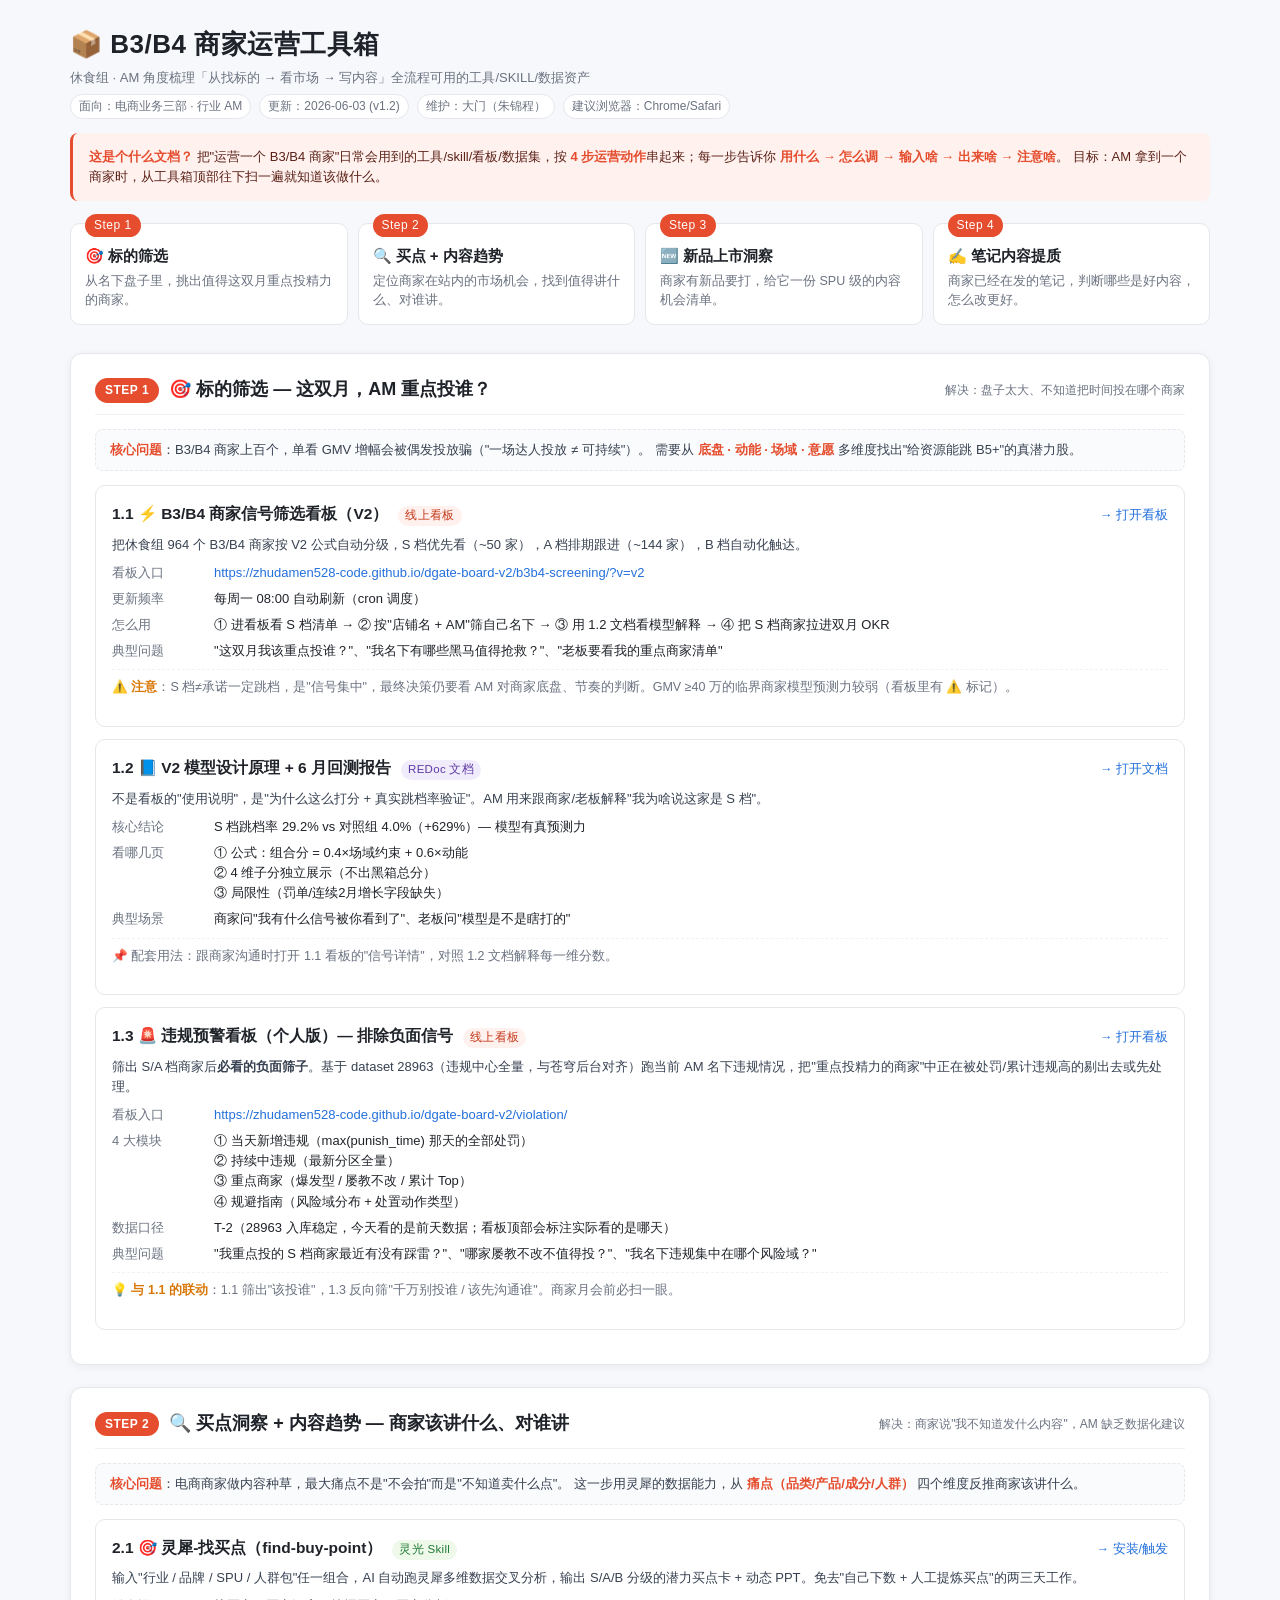
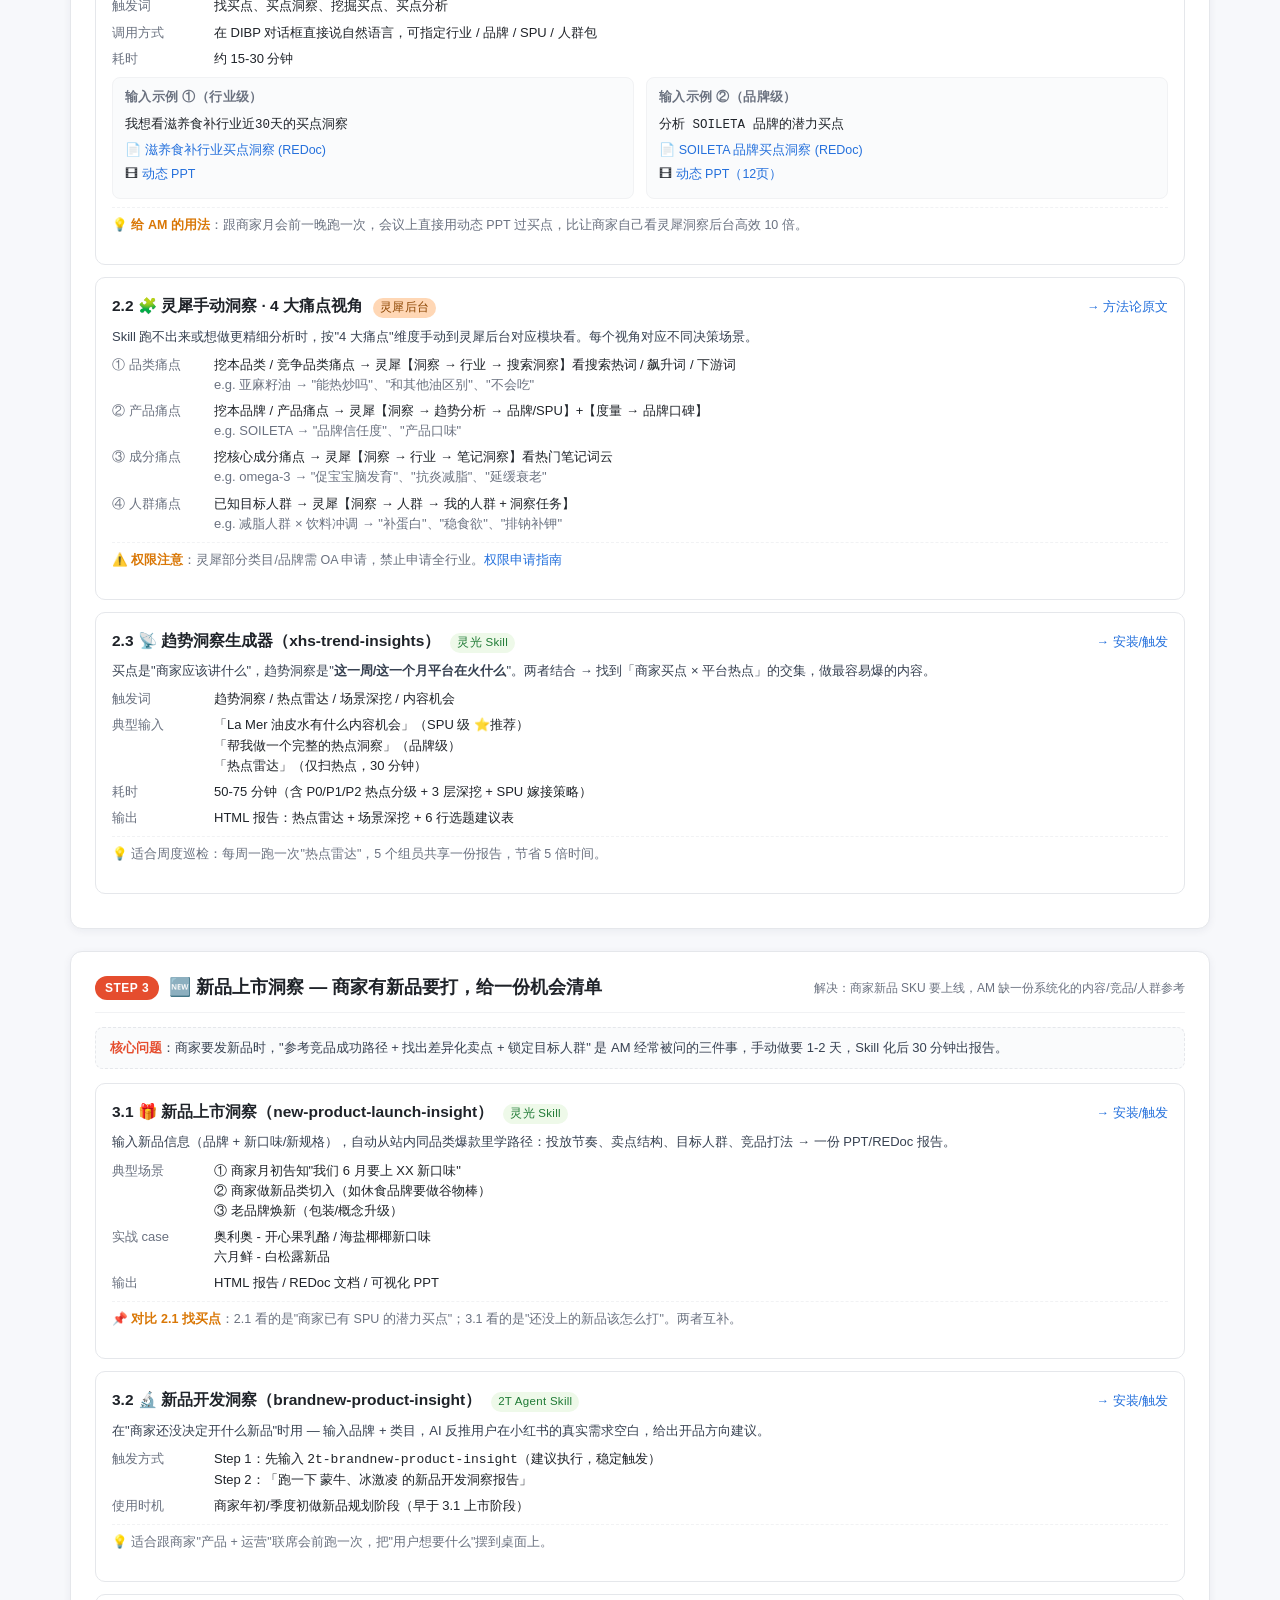
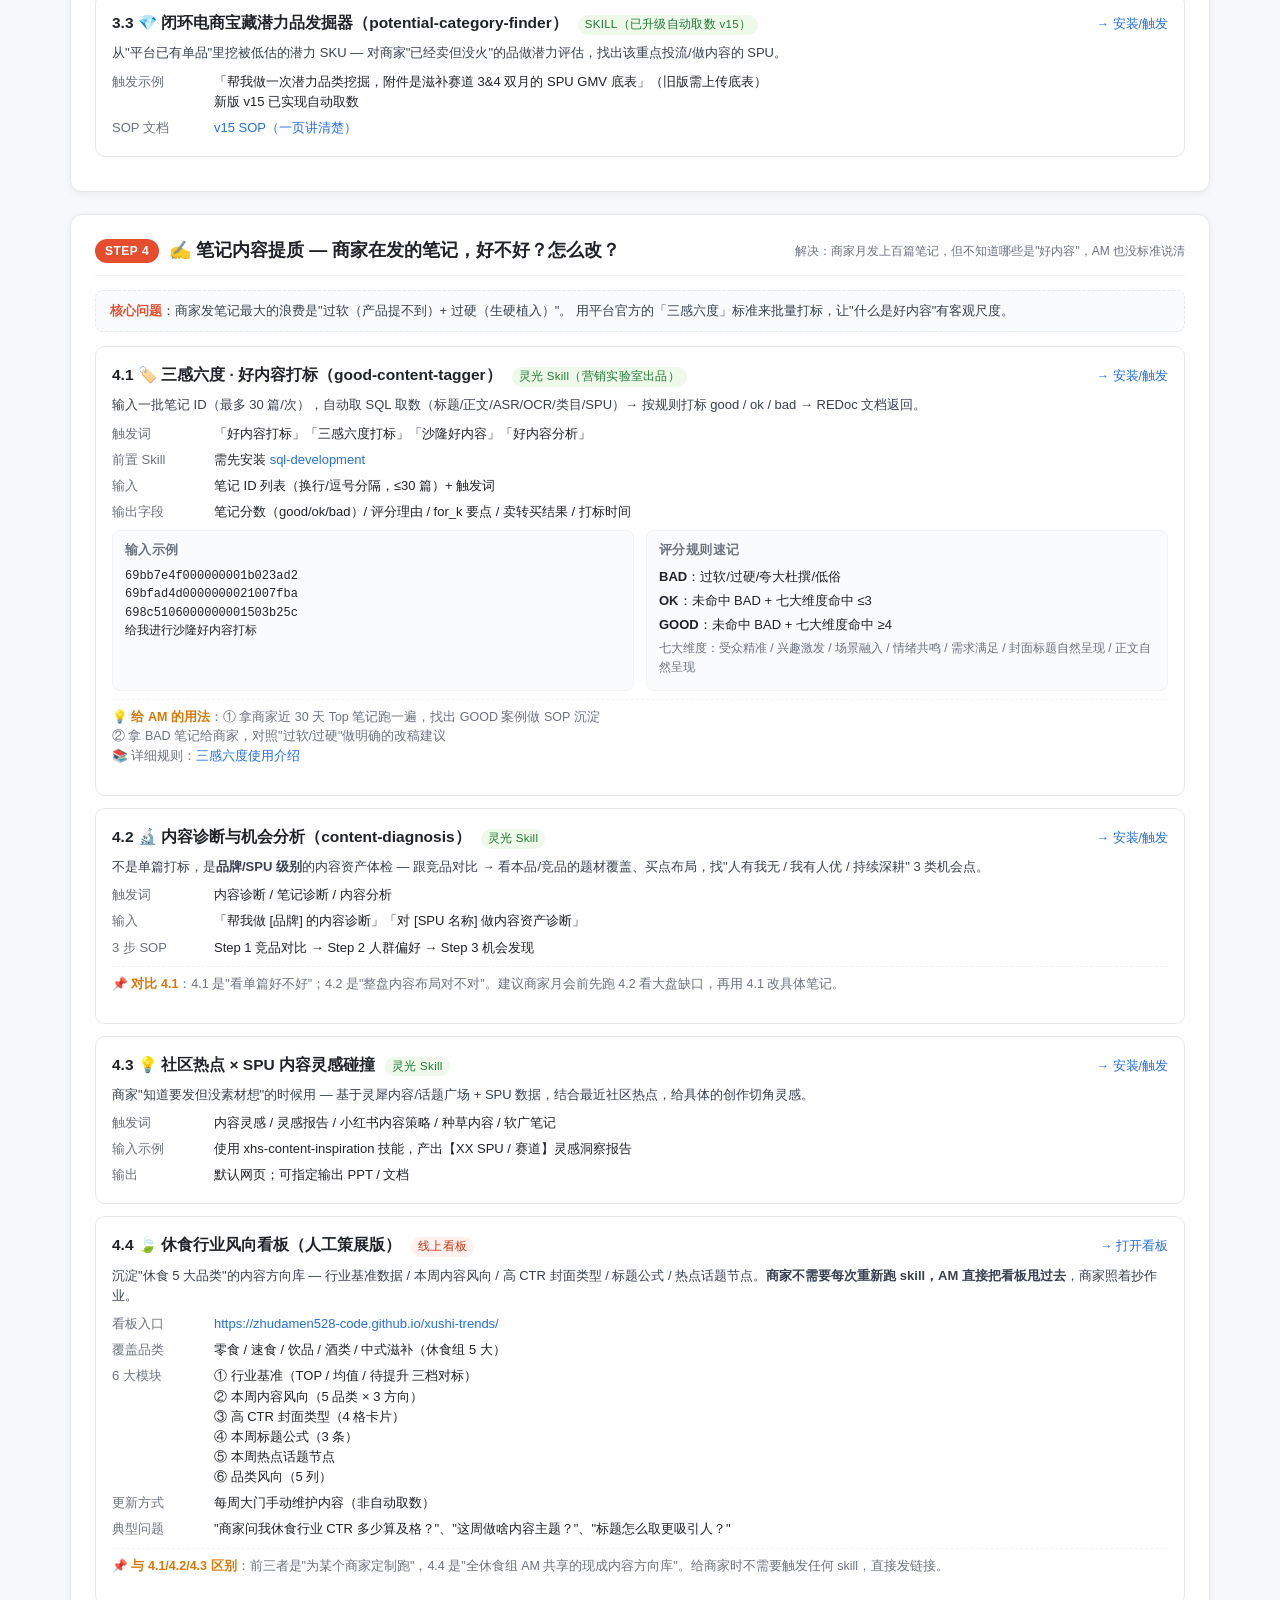
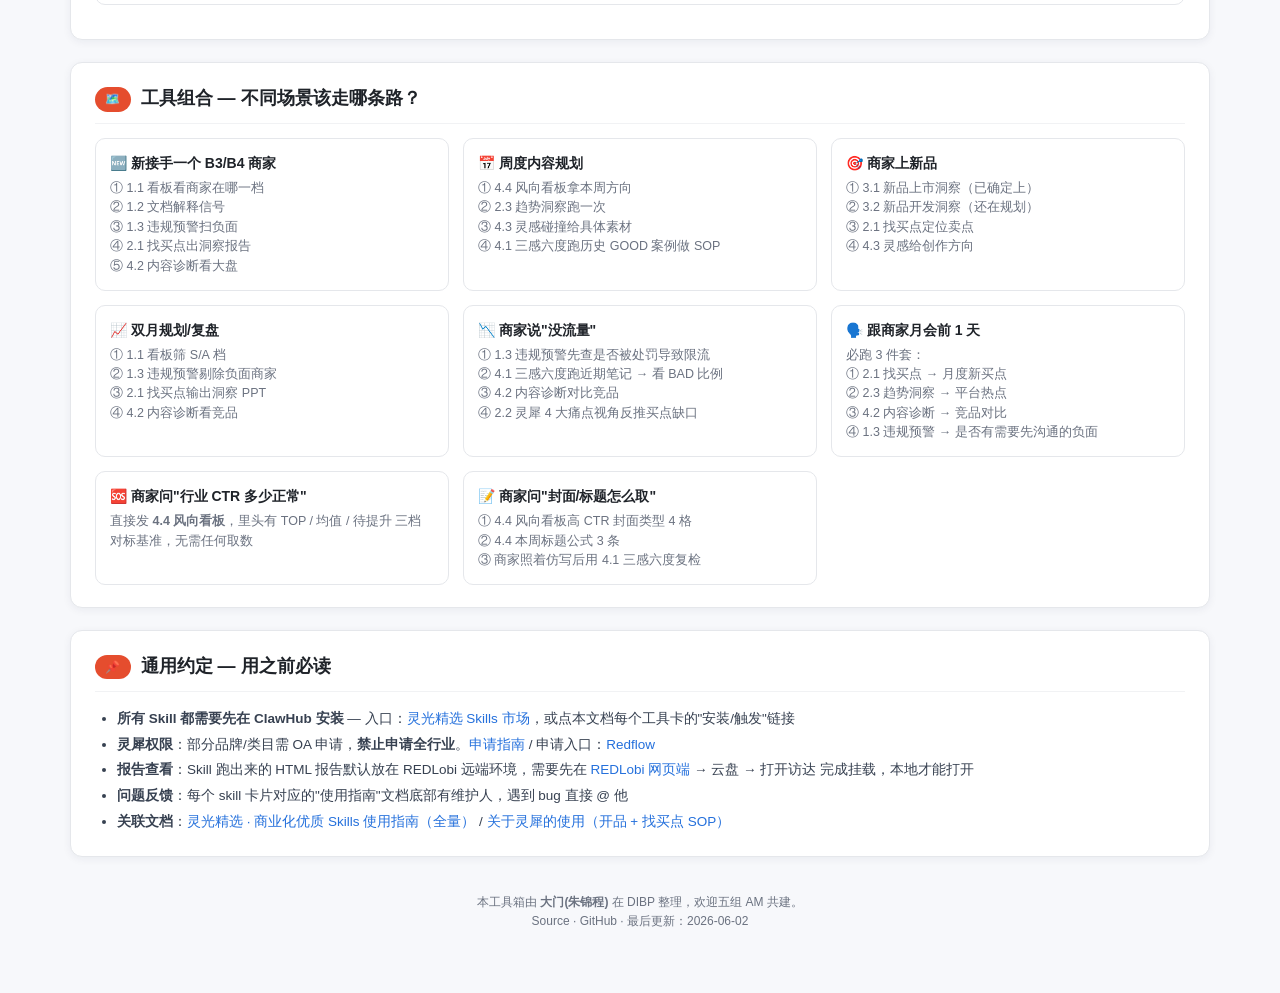
<file: b4-toolbox/index.html>
<!doctype html>
<html lang="zh-CN">
<head>
<meta charset="utf-8" />
<meta name="viewport" content="width=device-width, initial-scale=1" />
<title>B3/B4 商家运营工具箱 · 休食组</title>
<style>
  :root{
    --bg:#f7f8fb; --card:#ffffff; --ink:#1f2329; --muted:#6b7280;
    --line:#e5e7eb; --line-soft:#f1f2f4;
    --accent:#e54d2e;  /* 小红书红 */
    --accent-soft:#fff1ee;
    --blue:#2470dc; --green:#1f9d55; --amber:#d97706; --purple:#6b3fa0;
    --shadow:0 2px 8px rgba(20,30,60,.06);
    --radius:12px;
  }
  *{box-sizing:border-box}
  html,body{margin:0;padding:0;background:var(--bg);color:var(--ink);
    font-family:-apple-system,BlinkMacSystemFont,"PingFang SC","Hiragino Sans GB","Microsoft YaHei",sans-serif;
    line-height:1.55;font-size:14px;}
  a{color:var(--blue);text-decoration:none;border-bottom:1px dashed transparent}
  a:hover{border-bottom-color:var(--blue)}
  .wrap{max-width:1180px;margin:0 auto;padding:24px 20px 64px}

  /* header */
  header.top{display:flex;align-items:flex-start;gap:18px;margin-bottom:8px}
  .badge-row{display:flex;gap:8px;flex-wrap:wrap;margin-top:6px}
  .badge{display:inline-block;font-size:12px;color:var(--muted);background:#fff;
    border:1px solid var(--line);padding:2px 8px;border-radius:999px}
  h1.title{font-size:26px;margin:0;letter-spacing:.5px}
  .subtitle{color:var(--muted);font-size:13px;margin-top:4px}
  .lead{margin:14px 0 22px;padding:14px 16px;background:var(--accent-soft);
    border-left:3px solid var(--accent);border-radius:8px;color:#5b2117;font-size:13px}
  .lead b{color:var(--accent)}

  /* flow strip */
  .flow{display:grid;grid-template-columns:repeat(4,1fr);gap:10px;margin:22px 0 28px}
  .flow .step{background:#fff;border:1px solid var(--line);border-radius:10px;
    padding:14px;position:relative}
  .flow .step .n{position:absolute;top:-10px;left:14px;background:var(--accent);
    color:#fff;font-size:12px;padding:2px 9px;border-radius:99px;letter-spacing:.5px}
  .flow .step h3{margin:6px 0 4px;font-size:15px}
  .flow .step p{margin:0;color:var(--muted);font-size:12.5px}

  /* section card */
  section.module{background:var(--card);border:1px solid var(--line);
    border-radius:var(--radius);box-shadow:var(--shadow);padding:22px 24px;margin-bottom:22px}
  .mod-head{display:flex;align-items:center;gap:10px;border-bottom:1px solid var(--line-soft);
    padding-bottom:10px;margin-bottom:14px}
  .mod-head .step-num{background:var(--accent);color:#fff;font-size:12px;font-weight:600;
    padding:3px 10px;border-radius:99px;letter-spacing:.5px}
  .mod-head h2{margin:0;font-size:18px}
  .mod-head .why{color:var(--muted);font-size:12px;margin-left:auto}
  .mod-intent{background:#fafbfc;border:1px dashed var(--line);border-radius:8px;
    padding:10px 14px;font-size:13px;color:#374151;margin-bottom:14px}
  .mod-intent b{color:var(--accent)}

  /* tool card */
  .tool{border:1px solid var(--line);border-radius:10px;padding:16px;margin:12px 0;background:#fff}
  .tool .head{display:flex;align-items:baseline;gap:10px;margin-bottom:8px;flex-wrap:wrap}
  .tool .head h4{margin:0;font-size:15.5px}
  .tool .tag{font-size:11.5px;padding:1px 7px;border-radius:99px;letter-spacing:.3px}
  .tag.bi{background:#e6f1ff;color:#1d5fc5}
  .tag.skill{background:#eef9e9;color:#1f7a35}
  .tag.dash{background:#fff1ee;color:#c43a1a}
  .tag.doc{background:#f1ecfb;color:#5e3aa4}
  .tag.live{background:#ffd7b5;color:#8c4500}
  .tool .head .open{margin-left:auto;font-size:12.5px;color:var(--blue)}
  .tool p.why{margin:4px 0 8px;color:#374151;font-size:13px}
  .tool dl.kv{display:grid;grid-template-columns:88px 1fr;gap:6px 14px;margin:6px 0 2px;
    font-size:13px}
  .tool dl.kv dt{color:var(--muted);font-weight:500}
  .tool dl.kv dd{margin:0}
  .tool pre.cmd{background:#0e1320;color:#e5e7eb;padding:10px 12px;border-radius:8px;
    font-size:12.5px;overflow-x:auto;margin:8px 0 4px;line-height:1.5}
  .tool .note{font-size:12.5px;color:var(--muted);margin-top:8px;
    padding-top:8px;border-top:1px dashed var(--line-soft)}
  .tool .note b{color:var(--amber)}

  /* io example */
  .io{display:grid;grid-template-columns:1fr 1fr;gap:12px;margin:8px 0}
  .io .col{background:#fafbfc;border:1px solid var(--line-soft);border-radius:8px;padding:10px 12px}
  .io .col h5{margin:0 0 6px;font-size:12.5px;color:var(--muted);font-weight:600;letter-spacing:.4px}
  .io .col code{font-family:ui-monospace,Menlo,Consolas,monospace;font-size:12.5px;color:#1f2329}
  .io .col p{margin:4px 0;font-size:13px}
  .io .col a{font-size:12.5px}

  /* roadmap */
  .roadmap{display:grid;grid-template-columns:repeat(3,1fr);gap:14px;margin-top:10px}
  .roadmap .item{background:#fff;border:1px solid var(--line);border-radius:10px;padding:14px}
  .roadmap .item h4{margin:0 0 4px;font-size:14px}
  .roadmap .item p{margin:0;color:var(--muted);font-size:12.5px}

  /* footer */
  footer{margin-top:36px;color:var(--muted);font-size:12px;text-align:center}
  footer a{color:var(--muted)}

  /* mobile */
  @media (max-width:760px){
    .flow{grid-template-columns:repeat(2,1fr)}
    .io{grid-template-columns:1fr}
    .roadmap{grid-template-columns:1fr}
    section.module{padding:18px 16px}
    .tool dl.kv{grid-template-columns:72px 1fr}
  }
</style>
</head>
<body>
<div class="wrap">

<header class="top">
  <div>
    <h1 class="title">📦 B3/B4 商家运营工具箱</h1>
    <div class="subtitle">休食组 · AM 角度梳理「从找标的 → 看市场 → 写内容」全流程可用的工具/SKILL/数据资产</div>
    <div class="badge-row">
      <span class="badge">面向：电商业务三部 · 行业 AM</span>
      <span class="badge">更新：2026-06-03 (v1.2)</span>
      <span class="badge">维护：大门（朱锦程）</span>
      <span class="badge">建议浏览器：Chrome/Safari</span>
    </div>
  </div>
</header>

<div class="lead">
  <b>这是个什么文档？</b> 把"运营一个 B3/B4 商家"日常会用到的工具/skill/看板/数据集，按
  <b>4 步运营动作</b>串起来；每一步告诉你 <b>用什么 → 怎么调 → 输入啥 → 出来啥 → 注意啥</b>。
  目标：AM 拿到一个商家时，从工具箱顶部往下扫一遍就知道该做什么。
</div>

<!-- ============ 流程总览 ============ -->
<div class="flow">
  <div class="step">
    <span class="n">Step 1</span>
    <h3>🎯 标的筛选</h3>
    <p>从名下盘子里，挑出值得这双月重点投精力的商家。</p>
  </div>
  <div class="step">
    <span class="n">Step 2</span>
    <h3>🔍 买点 + 内容趋势</h3>
    <p>定位商家在站内的市场机会，找到值得讲什么、对谁讲。</p>
  </div>
  <div class="step">
    <span class="n">Step 3</span>
    <h3>🆕 新品上市洞察</h3>
    <p>商家有新品要打，给它一份 SPU 级的内容机会清单。</p>
  </div>
  <div class="step">
    <span class="n">Step 4</span>
    <h3>✍️ 笔记内容提质</h3>
    <p>商家已经在发的笔记，判断哪些是好内容，怎么改更好。</p>
  </div>
</div>


<!-- ============ Step 1 标的筛选 ============ -->
<section class="module">
  <div class="mod-head">
    <span class="step-num">STEP 1</span>
    <h2>🎯 标的筛选 — 这双月，AM 重点投谁？</h2>
    <span class="why">解决：盘子太大、不知道把时间投在哪个商家</span>
  </div>

  <div class="mod-intent">
    <b>核心问题</b>：B3/B4 商家上百个，单看 GMV 增幅会被偶发投放骗（"一场达人投放 ≠ 可持续"）。
    需要从 <b>底盘 · 动能 · 场域 · 意愿</b> 多维度找出"给资源能跳 B5+"的真潜力股。
  </div>

  <!-- Tool 1.1 B3B4 筛选看板 -->
  <div class="tool">
    <div class="head">
      <h4>1.1 ⚡ B3/B4 商家信号筛选看板（V2）</h4>
      <span class="tag dash">线上看板</span>
      <a class="open" href="https://zhudamen528-code.github.io/dgate-board-v2/b3b4-screening/?v=v2" target="_blank">→ 打开看板</a>
    </div>
    <p class="why">把休食组 964 个 B3/B4 商家按 V2 公式自动分级，S 档优先看（~50 家），A 档排期跟进（~144 家），B 档自动化触达。</p>
    <dl class="kv">
      <dt>看板入口</dt><dd><a href="https://zhudamen528-code.github.io/dgate-board-v2/b3b4-screening/?v=v2" target="_blank">https://zhudamen528-code.github.io/dgate-board-v2/b3b4-screening/?v=v2</a></dd>
      <dt>更新频率</dt><dd>每周一 08:00 自动刷新（cron 调度）</dd>
      <dt>怎么用</dt><dd>① 进看板看 S 档清单 → ② 按"店铺名 + AM"筛自己名下 → ③ 用 1.2 文档看模型解释 → ④ 把 S 档商家拉进双月 OKR</dd>
      <dt>典型问题</dt><dd>"这双月我该重点投谁？"、"我名下有哪些黑马值得抢救？"、"老板要看我的重点商家清单"</dd>
    </dl>
    <p class="note">⚠️ <b>注意</b>：S 档≠承诺一定跳档，是"信号集中"，最终决策仍要看 AM 对商家底盘、节奏的判断。GMV ≥40 万的临界商家模型预测力较弱（看板里有 ⚠️ 标记）。</p>
  </div>

  <!-- Tool 1.2 模型文档 -->
  <div class="tool">
    <div class="head">
      <h4>1.2 📘 V2 模型设计原理 + 6 月回测报告</h4>
      <span class="tag doc">REDoc 文档</span>
      <a class="open" href="https://docs.xiaohongshu.com/doc/fa84b6bc7be4f0a34a9da8f9bc039c41" target="_blank">→ 打开文档</a>
    </div>
    <p class="why">不是看板的"使用说明"，是"为什么这么打分 + 真实跳档率验证"。AM 用来跟商家/老板解释"我为啥说这家是 S 档"。</p>
    <dl class="kv">
      <dt>核心结论</dt><dd>S 档跳档率 29.2% vs 对照组 4.0%（+629%）— 模型有真预测力</dd>
      <dt>看哪几页</dt><dd>① 公式：组合分 = 0.4×场域约束 + 0.6×动能<br/>② 4 维子分独立展示（不出黑箱总分）<br/>③ 局限性（罚单/连续2月增长字段缺失）</dd>
      <dt>典型场景</dt><dd>商家问"我有什么信号被你看到了"、老板问"模型是不是瞎打的"</dd>
    </dl>
    <p class="note">📌 配套用法：跟商家沟通时打开 1.1 看板的"信号详情"，对照 1.2 文档解释每一维分数。</p>
  </div>

  <!-- Tool 1.3 违规预警 -->
  <div class="tool">
    <div class="head">
      <h4>1.3 🚨 违规预警看板（个人版）— 排除负面信号</h4>
      <span class="tag dash">线上看板</span>
      <a class="open" href="https://zhudamen528-code.github.io/dgate-board-v2/violation/" target="_blank">→ 打开看板</a>
    </div>
    <p class="why">筛出 S/A 档商家后<b>必看的负面筛子</b>。基于 dataset 28963（违规中心全量，与苍穹后台对齐）跑当前 AM 名下违规情况，把"重点投精力的商家"中正在被处罚/累计违规高的剔出去或先处理。</p>
    <dl class="kv">
      <dt>看板入口</dt><dd><a href="https://zhudamen528-code.github.io/dgate-board-v2/violation/" target="_blank">https://zhudamen528-code.github.io/dgate-board-v2/violation/</a></dd>
      <dt>4 大模块</dt><dd>① 当天新增违规（max(punish_time) 那天的全部处罚）<br/>② 持续中违规（最新分区全量）<br/>③ 重点商家（爆发型 / 屡教不改 / 累计 Top）<br/>④ 规避指南（风险域分布 + 处置动作类型）</dd>
      <dt>数据口径</dt><dd>T-2（28963 入库稳定，今天看的是前天数据；看板顶部会标注实际看的是哪天）</dd>
      <dt>典型问题</dt><dd>"我重点投的 S 档商家最近有没有踩雷？"、"哪家屡教不改不值得投？"、"我名下违规集中在哪个风险域？"</dd>
    </dl>
    <p class="note">💡 <b>与 1.1 的联动</b>：1.1 筛出"该投谁"，1.3 反向筛"千万别投谁 / 该先沟通谁"。商家月会前必扫一眼。</p>
  </div>
</section>


<!-- ============ Step 2 买点 + 内容趋势 ============ -->
<section class="module">
  <div class="mod-head">
    <span class="step-num">STEP 2</span>
    <h2>🔍 买点洞察 + 内容趋势 — 商家该讲什么、对谁讲</h2>
    <span class="why">解决：商家说"我不知道发什么内容"，AM 缺乏数据化建议</span>
  </div>

  <div class="mod-intent">
    <b>核心问题</b>：电商商家做内容种草，最大痛点不是"不会拍"而是"不知道卖什么点"。
    这一步用灵犀的数据能力，从 <b>痛点（品类/产品/成分/人群）</b> 四个维度反推商家该讲什么。
  </div>

  <!-- Tool 2.1 找买点 -->
  <div class="tool">
    <div class="head">
      <h4>2.1 🎯 灵犀-找买点（find-buy-point）</h4>
      <span class="tag skill">灵光 Skill</span>
      <a class="open" href="https://skills.devops.xiaohongshu.com/hub/light-spark?skill=find-buy-point" target="_blank">→ 安装/触发</a>
    </div>
    <p class="why">输入"行业 / 品牌 / SPU / 人群包"任一组合，AI 自动跑灵犀多维数据交叉分析，输出 S/A/B 分级的潜力买点卡 + 动态 PPT。免去"自己下数 + 人工提炼买点"的两三天工作。</p>
    <dl class="kv">
      <dt>触发词</dt><dd>找买点、买点洞察、挖掘买点、买点分析</dd>
      <dt>调用方式</dt><dd>在 DIBP 对话框直接说自然语言，可指定行业 / 品牌 / SPU / 人群包</dd>
      <dt>耗时</dt><dd>约 15-30 分钟</dd>
    </dl>

    <div class="io">
      <div class="col">
        <h5>输入示例 ①（行业级）</h5>
        <code>我想看滋养食补行业近30天的买点洞察</code>
        <p>📄 <a href="https://docs.xiaohongshu.com/doc/c37c212998dfe99412f8e1cac45ea7f0" target="_blank">滋养食补行业买点洞察 (REDoc)</a></p>
        <p>🎞 <a href="http://10.40.123.145:18081/ziyang-buypoint-slides.html" target="_blank">动态 PPT</a></p>
      </div>
      <div class="col">
        <h5>输入示例 ②（品牌级）</h5>
        <code>分析 SOILETA 品牌的潜力买点</code>
        <p>📄 <a href="https://docs.xiaohongshu.com/doc/5230d3b6dc1cd50a3bb4f7372dc5ec55" target="_blank">SOILETA 品牌买点洞察 (REDoc)</a></p>
        <p>🎞 <a href="http://10.40.123.145:18081/soileta-brand-slides.html" target="_blank">动态 PPT（12页）</a></p>
      </div>
    </div>
    <p class="note">💡 <b>给 AM 的用法</b>：跟商家月会前一晚跑一次，会议上直接用动态 PPT 过买点，比让商家自己看灵犀洞察后台高效 10 倍。</p>
  </div>

  <!-- Tool 2.2 灵犀手动洞察 4 大痛点视角 -->
  <div class="tool">
    <div class="head">
      <h4>2.2 🧩 灵犀手动洞察 · 4 大痛点视角</h4>
      <span class="tag live">灵犀后台</span>
      <a class="open" href="https://docs.xiaohongshu.com/doc/b8995ad0c9dde859ec1db36ac27b97e1" target="_blank">→ 方法论原文</a>
    </div>
    <p class="why">Skill 跑不出来或想做更精细分析时，按"4 大痛点"维度手动到灵犀后台对应模块看。每个视角对应不同决策场景。</p>
    <dl class="kv">
      <dt>① 品类痛点</dt><dd>挖本品类 / 竞争品类痛点 → 灵犀【洞察 → 行业 → 搜索洞察】看搜索热词 / 飙升词 / 下游词<br/><span style="color:var(--muted)">e.g. 亚麻籽油 → "能热炒吗"、"和其他油区别"、"不会吃"</span></dd>
      <dt>② 产品痛点</dt><dd>挖本品牌 / 产品痛点 → 灵犀【洞察 → 趋势分析 → 品牌/SPU】+【度量 → 品牌口碑】<br/><span style="color:var(--muted)">e.g. SOILETA → "品牌信任度"、"产品口味"</span></dd>
      <dt>③ 成分痛点</dt><dd>挖核心成分痛点 → 灵犀【洞察 → 行业 → 笔记洞察】看热门笔记词云<br/><span style="color:var(--muted)">e.g. omega-3 → "促宝宝脑发育"、"抗炎减脂"、"延缓衰老"</span></dd>
      <dt>④ 人群痛点</dt><dd>已知目标人群 → 灵犀【洞察 → 人群 → 我的人群 + 洞察任务】<br/><span style="color:var(--muted)">e.g. 减脂人群 × 饮料冲调 → "补蛋白"、"稳食欲"、"排钠补钾"</span></dd>
    </dl>
    <p class="note">⚠️ <b>权限注意</b>：灵犀部分类目/品牌需 OA 申请，禁止申请全行业。<a href="https://docs.xiaohongshu.com/doc/50bc3376479a8eddcfe0cf85db360701" target="_blank">权限申请指南</a></p>
  </div>

  <!-- Tool 2.3 趋势洞察 -->
  <div class="tool">
    <div class="head">
      <h4>2.3 📡 趋势洞察生成器（xhs-trend-insights）</h4>
      <span class="tag skill">灵光 Skill</span>
      <a class="open" href="https://skills.devops.xiaohongshu.com/hub/search?q=%E9%87%91%E7%82%B9%E5%AD%90&skill=xhs-trend-insights" target="_blank">→ 安装/触发</a>
    </div>
    <p class="why">买点是"商家应该讲什么"，趋势洞察是"<b>这一周/这一个月平台在火什么</b>"。两者结合 → 找到「商家买点 × 平台热点」的交集，做最容易爆的内容。</p>
    <dl class="kv">
      <dt>触发词</dt><dd>趋势洞察 / 热点雷达 / 场景深挖 / 内容机会</dd>
      <dt>典型输入</dt><dd>「La Mer 油皮水有什么内容机会」（SPU 级 ⭐推荐）<br/>「帮我做一个完整的热点洞察」（品牌级）<br/>「热点雷达」（仅扫热点，30 分钟）</dd>
      <dt>耗时</dt><dd>50-75 分钟（含 P0/P1/P2 热点分级 + 3 层深挖 + SPU 嫁接策略）</dd>
      <dt>输出</dt><dd>HTML 报告：热点雷达 + 场景深挖 + 6 行选题建议表</dd>
    </dl>
    <p class="note">💡 适合周度巡检：每周一跑一次"热点雷达"，5 个组员共享一份报告，节省 5 倍时间。</p>
  </div>
</section>


<!-- ============ Step 3 新品上市洞察 ============ -->
<section class="module">
  <div class="mod-head">
    <span class="step-num">STEP 3</span>
    <h2>🆕 新品上市洞察 — 商家有新品要打，给一份机会清单</h2>
    <span class="why">解决：商家新品 SKU 要上线，AM 缺一份系统化的内容/竞品/人群参考</span>
  </div>

  <div class="mod-intent">
    <b>核心问题</b>：商家要发新品时，"参考竞品成功路径 + 找出差异化卖点 + 锁定目标人群"
    是 AM 经常被问的三件事，手动做要 1-2 天，Skill 化后 30 分钟出报告。
  </div>

  <!-- Tool 3.1 新品上市洞察 -->
  <div class="tool">
    <div class="head">
      <h4>3.1 🎁 新品上市洞察（new-product-launch-insight）</h4>
      <span class="tag skill">灵光 Skill</span>
      <a class="open" href="https://skills.devops.xiaohongshu.com/hub/search?q=%E6%96%B0%E5%93%81&skill=new-product-launch-insight" target="_blank">→ 安装/触发</a>
    </div>
    <p class="why">输入新品信息（品牌 + 新口味/新规格），自动从站内同品类爆款里学路径：投放节奏、卖点结构、目标人群、竞品打法 → 一份 PPT/REDoc 报告。</p>
    <dl class="kv">
      <dt>典型场景</dt><dd>① 商家月初告知"我们 6 月要上 XX 新口味"<br/>② 商家做新品类切入（如休食品牌要做谷物棒）<br/>③ 老品牌焕新（包装/概念升级）</dd>
      <dt>实战 case</dt><dd>奥利奥 - 开心果乳酪 / 海盐椰椰新口味<br/>六月鲜 - 白松露新品</dd>
      <dt>输出</dt><dd>HTML 报告 / REDoc 文档 / 可视化 PPT</dd>
    </dl>
    <p class="note">📌 <b>对比 2.1 找买点</b>：2.1 看的是"商家已有 SPU 的潜力买点"；3.1 看的是"还没上的新品该怎么打"。两者互补。</p>
  </div>

  <!-- Tool 3.2 新品开发洞察 -->
  <div class="tool">
    <div class="head">
      <h4>3.2 🔬 新品开发洞察（brandnew-product-insight）</h4>
      <span class="tag skill">2T Agent Skill</span>
      <a class="open" href="https://skills.devops.xiaohongshu.com/hub/light-spark?skill=brandnew-product-insight" target="_blank">→ 安装/触发</a>
    </div>
    <p class="why">在"商家还没决定开什么新品"时用 — 输入品牌 + 类目，AI 反推用户在小红书的真实需求空白，给出开品方向建议。</p>
    <dl class="kv">
      <dt>触发方式</dt><dd>Step 1：先输入 <code>2t-brandnew-product-insight</code>（建议执行，稳定触发）<br/>Step 2：「跑一下 蒙牛、冰激凌 的新品开发洞察报告」</dd>
      <dt>使用时机</dt><dd>商家年初/季度初做新品规划阶段（早于 3.1 上市阶段）</dd>
    </dl>
    <p class="note">💡 适合跟商家"产品 + 运营"联席会前跑一次，把"用户想要什么"摆到桌面上。</p>
  </div>

  <!-- Tool 3.3 闭环电商潜力品 -->
  <div class="tool">
    <div class="head">
      <h4>3.3 💎 闭环电商宝藏潜力品发掘器（potential-category-finder）</h4>
      <span class="tag skill">SKILL（已升级自动取数 v15）</span>
      <a class="open" href="https://skills.devops.xiaohongshu.com/hub/search?q=%E7%BB%86%E5%88%86%E5%93%81%E7%B1%BB&skill=potential-category-finder" target="_blank">→ 安装/触发</a>
    </div>
    <p class="why">从"平台已有单品"里挖被低估的潜力 SKU — 对商家"已经卖但没火"的品做潜力评估，找出该重点投流/做内容的 SPU。</p>
    <dl class="kv">
      <dt>触发示例</dt><dd>「帮我做一次潜力品类挖掘，附件是滋补赛道 3&4 双月的 SPU GMV 底表」（旧版需上传底表）<br/>新版 v15 已实现自动取数</dd>
      <dt>SOP 文档</dt><dd><a href="https://picasso-private-1251524319.cos.ap-shanghai.myqcloud.com/pcf-skill-v15-cad93b96/SOP.md" target="_blank">v15 SOP（一页讲清楚）</a></dd>
    </dl>
  </div>
</section>


<!-- ============ Step 4 笔记内容提质 ============ -->
<section class="module">
  <div class="mod-head">
    <span class="step-num">STEP 4</span>
    <h2>✍️ 笔记内容提质 — 商家在发的笔记，好不好？怎么改？</h2>
    <span class="why">解决：商家月发上百篇笔记，但不知道哪些是"好内容"，AM 也没标准说清</span>
  </div>

  <div class="mod-intent">
    <b>核心问题</b>：商家发笔记最大的浪费是"过软（产品提不到）+ 过硬（生硬植入）"。
    用平台官方的「三感六度」标准来批量打标，让"什么是好内容"有客观尺度。
  </div>

  <!-- Tool 4.1 三感六度 -->
  <div class="tool">
    <div class="head">
      <h4>4.1 🏷️ 三感六度 · 好内容打标（good-content-tagger）</h4>
      <span class="tag skill">灵光 Skill（营销实验室出品）</span>
      <a class="open" href="https://skills.devops.xiaohongshu.com/hub/search?q=%E5%A5%BD%E5%86%85%E5%AE%B9&skill=good-content-tagger" target="_blank">→ 安装/触发</a>
    </div>
    <p class="why">输入一批笔记 ID（最多 30 篇/次），自动取 SQL 取数（标题/正文/ASR/OCR/类目/SPU）→ 按规则打标 good / ok / bad → REDoc 文档返回。</p>
    <dl class="kv">
      <dt>触发词</dt><dd>「好内容打标」「三感六度打标」「沙隆好内容」「好内容分析」</dd>
      <dt>前置 Skill</dt><dd>需先安装 <a href="https://skills.devops.xiaohongshu.com/hub/search?q=sql&skill=sql-development" target="_blank">sql-development</a></dd>
      <dt>输入</dt><dd>笔记 ID 列表（换行/逗号分隔，≤30 篇）+ 触发词</dd>
      <dt>输出字段</dt><dd>笔记分数（good/ok/bad）/ 评分理由 / for_k 要点 / 卖转买结果 / 打标时间</dd>
    </dl>
    <div class="io">
      <div class="col">
        <h5>输入示例</h5>
<pre style="margin:0;font-family:ui-monospace,Menlo,Consolas,monospace;font-size:12px;white-space:pre-wrap">69bb7e4f000000001b023ad2
69bfad4d0000000021007fba
698c5106000000001503b25c
给我进行沙隆好内容打标</pre>
      </div>
      <div class="col">
        <h5>评分规则速记</h5>
        <p><b>BAD</b>：过软/过硬/夸大杜撰/低俗</p>
        <p><b>OK</b>：未命中 BAD + 七大维度命中 ≤3</p>
        <p><b>GOOD</b>：未命中 BAD + 七大维度命中 ≥4</p>
        <p style="color:var(--muted);font-size:12px">七大维度：受众精准 / 兴趣激发 / 场景融入 / 情绪共鸣 / 需求满足 / 封面标题自然呈现 / 正文自然呈现</p>
      </div>
    </div>
    <p class="note">💡 <b>给 AM 的用法</b>：① 拿商家近 30 天 Top 笔记跑一遍，找出 GOOD 案例做 SOP 沉淀<br/>② 拿 BAD 笔记给商家，对照"过软/过硬"做明确的改稿建议<br/>📚 详细规则：<a href="https://docs.xiaohongshu.com/doc/de5802d7a89cdfc17ebb7cd5cdd6f729" target="_blank">三感六度使用介绍</a></p>
  </div>

  <!-- Tool 4.2 内容诊断 -->
  <div class="tool">
    <div class="head">
      <h4>4.2 🔬 内容诊断与机会分析（content-diagnosis）</h4>
      <span class="tag skill">灵光 Skill</span>
      <a class="open" href="https://skills.devops.xiaohongshu.com/hub/light-spark?skill=content-diagnosis" target="_blank">→ 安装/触发</a>
    </div>
    <p class="why">不是单篇打标，是<b>品牌/SPU 级别</b>的内容资产体检 — 跟竞品对比 → 看本品/竞品的题材覆盖、买点布局，找"人有我无 / 我有人优 / 持续深耕" 3 类机会点。</p>
    <dl class="kv">
      <dt>触发词</dt><dd>内容诊断 / 笔记诊断 / 内容分析</dd>
      <dt>输入</dt><dd>「帮我做 [品牌] 的内容诊断」「对 [SPU 名称] 做内容资产诊断」</dd>
      <dt>3 步 SOP</dt><dd>Step 1 竞品对比 → Step 2 人群偏好 → Step 3 机会发现</dd>
    </dl>
    <p class="note">📌 <b>对比 4.1</b>：4.1 是"看单篇好不好"；4.2 是"整盘内容布局对不对"。建议商家月会前先跑 4.2 看大盘缺口，再用 4.1 改具体笔记。</p>
  </div>

  <!-- Tool 4.3 内容灵感 -->
  <div class="tool">
    <div class="head">
      <h4>4.3 💡 社区热点 × SPU 内容灵感碰撞</h4>
      <span class="tag skill">灵光 Skill</span>
      <a class="open" href="https://skills.devops.xiaohongshu.com/hub/light-spark?skill=xhs-content-inspiration" target="_blank">→ 安装/触发</a>
    </div>
    <p class="why">商家"知道要发但没素材想"的时候用 — 基于灵犀内容/话题广场 + SPU 数据，结合最近社区热点，给具体的创作切角灵感。</p>
    <dl class="kv">
      <dt>触发词</dt><dd>内容灵感 / 灵感报告 / 小红书内容策略 / 种草内容 / 软广笔记</dd>
      <dt>输入示例</dt><dd>使用 xhs-content-inspiration 技能，产出【XX SPU / 赛道】灵感洞察报告</dd>
      <dt>输出</dt><dd>默认网页；可指定输出 PPT / 文档</dd>
    </dl>
  </div>

  <!-- Tool 4.4 休食风向看板 -->
  <div class="tool">
    <div class="head">
      <h4>4.4 🍃 休食行业风向看板（人工策展版）</h4>
      <span class="tag dash">线上看板</span>
      <a class="open" href="https://zhudamen528-code.github.io/xushi-trends/" target="_blank">→ 打开看板</a>
    </div>
    <p class="why">沉淀"休食 5 大品类"的内容方向库 — 行业基准数据 / 本周内容风向 / 高 CTR 封面类型 / 标题公式 / 热点话题节点。<b>商家不需要每次重新跑 skill，AM 直接把看板甩过去</b>，商家照着抄作业。</p>
    <dl class="kv">
      <dt>看板入口</dt><dd><a href="https://zhudamen528-code.github.io/xushi-trends/" target="_blank">https://zhudamen528-code.github.io/xushi-trends/</a></dd>
      <dt>覆盖品类</dt><dd>零食 / 速食 / 饮品 / 酒类 / 中式滋补（休食组 5 大）</dd>
      <dt>6 大模块</dt><dd>① 行业基准（TOP / 均值 / 待提升 三档对标）<br/>② 本周内容风向（5 品类 × 3 方向）<br/>③ 高 CTR 封面类型（4 格卡片）<br/>④ 本周标题公式（3 条）<br/>⑤ 本周热点话题节点<br/>⑥ 品类风向（5 列）</dd>
      <dt>更新方式</dt><dd>每周大门手动维护内容（非自动取数）</dd>
      <dt>典型问题</dt><dd>"商家问我休食行业 CTR 多少算及格？"、"这周做啥内容主题？"、"标题怎么取更吸引人？"</dd>
    </dl>
    <p class="note">📌 <b>与 4.1/4.2/4.3 区别</b>：前三者是"为某个商家定制跑"，4.4 是"全休食组 AM 共享的现成内容方向库"。给商家时不需要触发任何 skill，直接发链接。</p>
  </div>
</section>


<!-- ============ 工具链路图 ============ -->
<section class="module">
  <div class="mod-head">
    <span class="step-num">🗺️</span>
    <h2>工具组合 — 不同场景该走哪条路？</h2>
  </div>

  <div class="roadmap">
    <div class="item">
      <h4>🆕 新接手一个 B3/B4 商家</h4>
      <p>① 1.1 看板看商家在哪一档<br/>② 1.2 文档解释信号<br/>③ 1.3 违规预警扫负面<br/>④ 2.1 找买点出洞察报告<br/>⑤ 4.2 内容诊断看大盘</p>
    </div>
    <div class="item">
      <h4>📅 周度内容规划</h4>
      <p>① 4.4 风向看板拿本周方向<br/>② 2.3 趋势洞察跑一次<br/>③ 4.3 灵感碰撞给具体素材<br/>④ 4.1 三感六度跑历史 GOOD 案例做 SOP</p>
    </div>
    <div class="item">
      <h4>🎯 商家上新品</h4>
      <p>① 3.1 新品上市洞察（已确定上）<br/>② 3.2 新品开发洞察（还在规划）<br/>③ 2.1 找买点定位卖点<br/>④ 4.3 灵感给创作方向</p>
    </div>
    <div class="item">
      <h4>📈 双月规划/复盘</h4>
      <p>① 1.1 看板筛 S/A 档<br/>② 1.3 违规预警剔除负面商家<br/>③ 2.1 找买点输出洞察 PPT<br/>④ 4.2 内容诊断看竞品</p>
    </div>
    <div class="item">
      <h4>📉 商家说"没流量"</h4>
      <p>① 1.3 违规预警先查是否被处罚导致限流<br/>② 4.1 三感六度跑近期笔记 → 看 BAD 比例<br/>③ 4.2 内容诊断对比竞品<br/>④ 2.2 灵犀 4 大痛点视角反推买点缺口</p>
    </div>
    <div class="item">
      <h4>🗣️ 跟商家月会前 1 天</h4>
      <p>必跑 3 件套：<br/>① 2.1 找买点 → 月度新买点<br/>② 2.3 趋势洞察 → 平台热点<br/>③ 4.2 内容诊断 → 竞品对比<br/>④ 1.3 违规预警 → 是否有需要先沟通的负面</p>
    </div>
    <div class="item">
      <h4>🆘 商家问"行业 CTR 多少正常"</h4>
      <p>直接发 <b>4.4 风向看板</b>，里头有 TOP / 均值 / 待提升 三档对标基准，无需任何取数</p>
    </div>
    <div class="item">
      <h4>📝 商家问"封面/标题怎么取"</h4>
      <p>① 4.4 风向看板高 CTR 封面类型 4 格<br/>② 4.4 本周标题公式 3 条<br/>③ 商家照着仿写后用 4.1 三感六度复检</p>
    </div>
  </div>
</section>


<!-- ============ 通用约定 ============ -->
<section class="module">
  <div class="mod-head">
    <span class="step-num">📌</span>
    <h2>通用约定 — 用之前必读</h2>
  </div>

  <ul style="margin:6px 0 0;padding-left:22px;color:#374151;line-height:1.9;font-size:13.5px">
    <li><b>所有 Skill 都需要先在 ClawHub 安装</b> — 入口：<a href="https://skills.devops.xiaohongshu.com/hub/light-spark" target="_blank">灵光精选 Skills 市场</a>，或点本文档每个工具卡的"安装/触发"链接</li>
    <li><b>灵犀权限</b>：部分品牌/类目需 OA 申请，<b>禁止申请全行业</b>。<a href="https://docs.xiaohongshu.com/doc/50bc3376479a8eddcfe0cf85db360701" target="_blank">申请指南</a> / 申请入口：<a href="https://city.xiaohongshu.com/billbuildermobile/create/IDEAQXSQ" target="_blank">Redflow</a></li>
    <li><b>报告查看</b>：Skill 跑出来的 HTML 报告默认放在 REDLobi 远端环境，需要先在 <a href="https://codewiz.devops.xiaohongshu.com/lobi" target="_blank">REDLobi 网页端</a> → 云盘 → 打开访达 完成挂载，本地才能打开</li>
    <li><b>问题反馈</b>：每个 skill 卡片对应的"使用指南"文档底部有维护人，遇到 bug 直接 @ 他</li>
    <li><b>关联文档</b>：<a href="https://docs.xiaohongshu.com/doc/f1d20744d00b7d40f66bb66cece3113d" target="_blank">灵光精选 · 商业化优质 Skills 使用指南（全量）</a> / <a href="https://docs.xiaohongshu.com/doc/b8995ad0c9dde859ec1db36ac27b97e1" target="_blank">关于灵犀的使用（开品 + 找买点 SOP）</a></li>
  </ul>
</section>


<footer>
  本工具箱由<b> 大门(朱锦程)</b> 在 DIBP 整理，欢迎五组 AM 共建。<br/>
  Source · <a href="https://github.com/zhudamen528-code/dgate-board-v2/tree/main/b4-toolbox" target="_blank">GitHub</a>
  · 最后更新：<span id="last-updated">2026-06-02</span>
</footer>

</div>
</body>
</html>
</file>
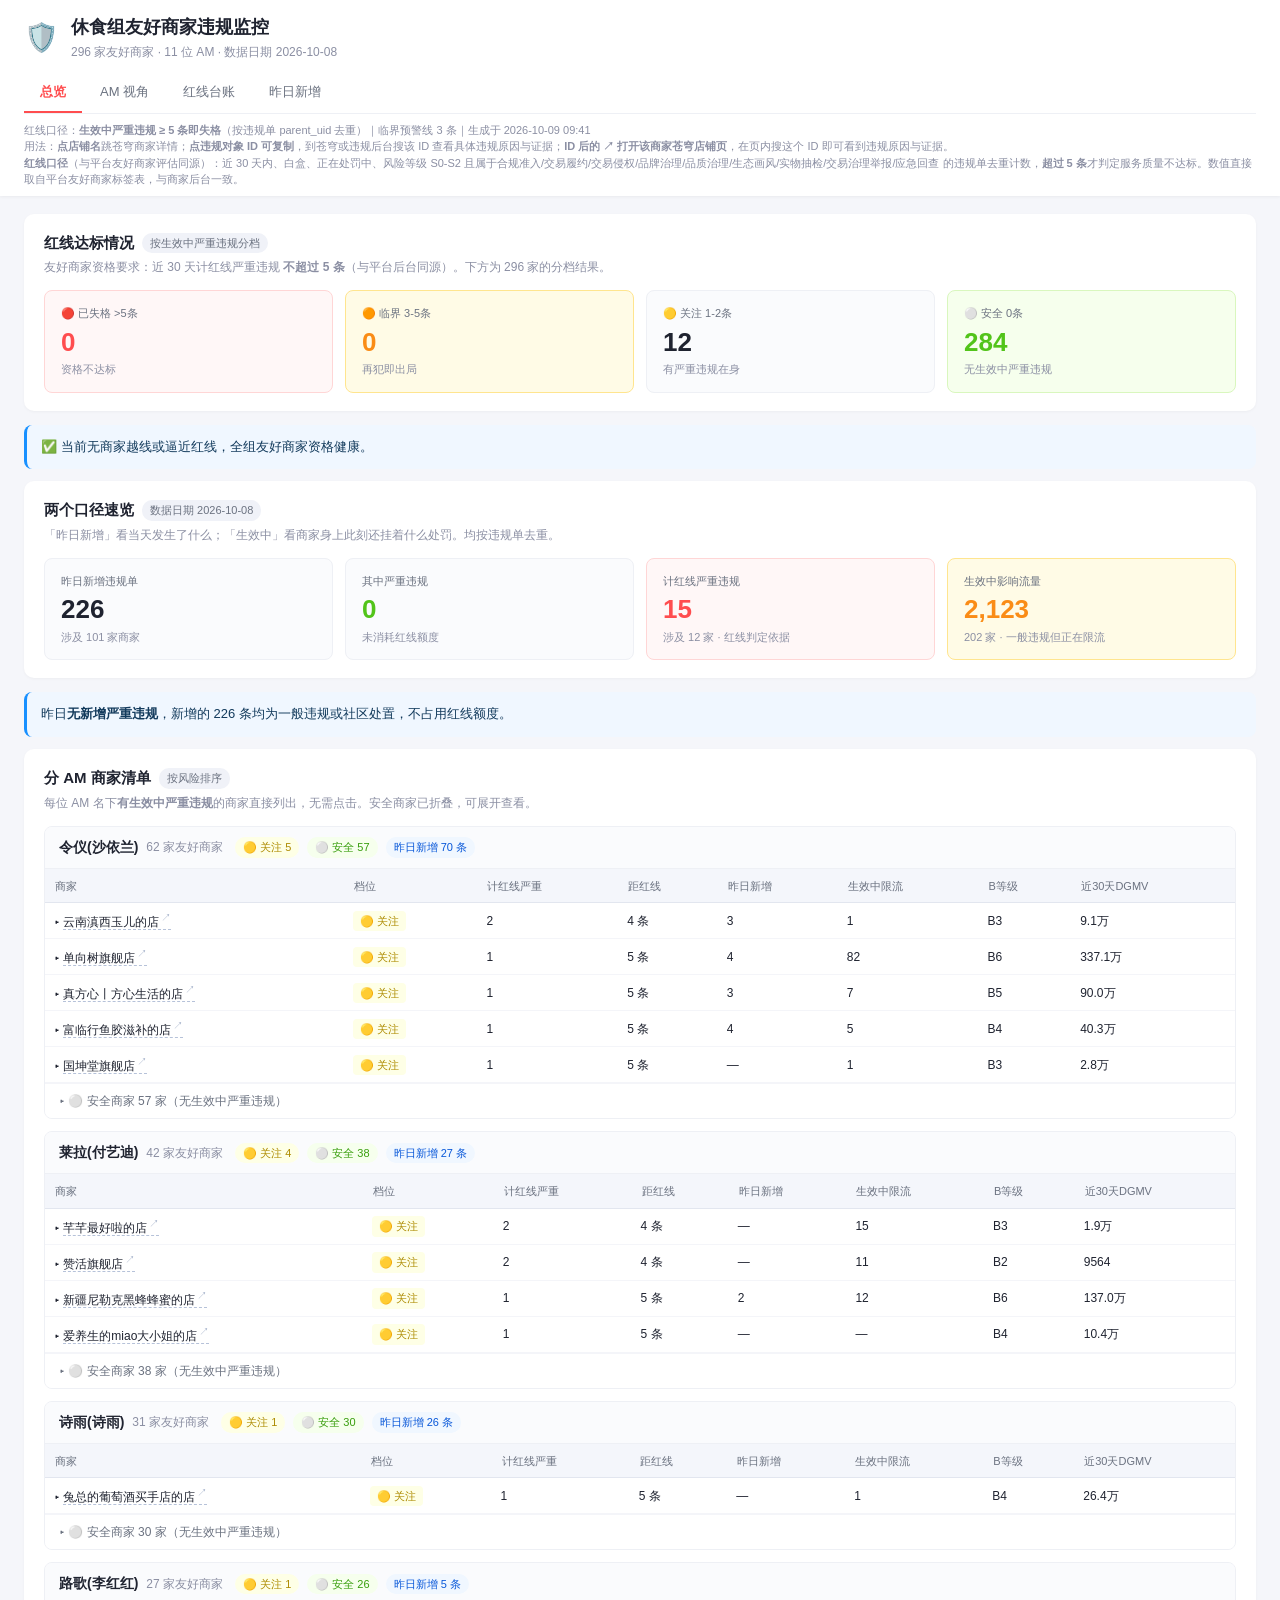
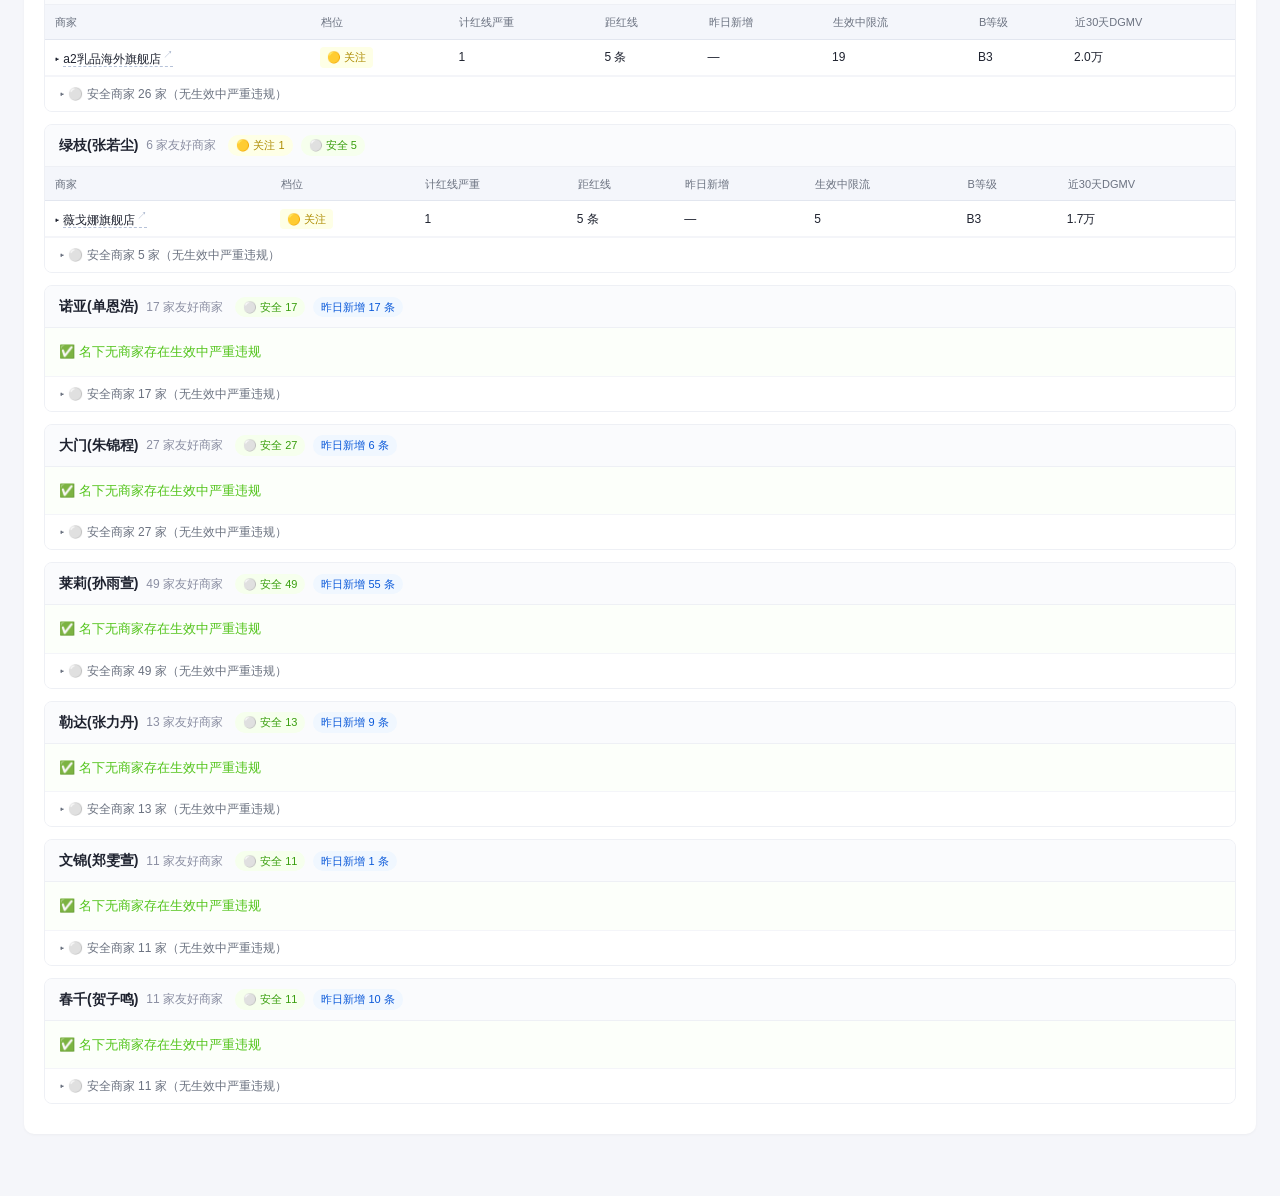
<file: friendly-violation/index.html>
<!DOCTYPE html>
<html lang="zh-CN">
<head>
<meta charset="UTF-8">
<meta name="viewport" content="width=device-width,initial-scale=1">
<title>休食组友好商家违规监控</title>
<link rel="stylesheet" href="assets/style.css?v=ba8a8dd2">
</head>
<body>
<div class="topbar">
  <div class="brand">
    <span class="emoji">🛡️</span>
    <div>
      <h1>休食组友好商家违规监控</h1>
      <div class="subtitle" id="subtitle">加载中…</div>
    </div>
  </div>
  <div class="tabs">
    <div class="tab active" data-tab="overview">总览</div>
    <div class="tab" data-tab="am">AM 视角</div>
    <div class="tab" data-tab="redline">红线台账</div>
    <div class="tab" data-tab="new">昨日新增</div>
  </div>
  <div class="meta" id="meta"></div>
</div>
<main>
  <div class="filters" id="filters" style="display:none">
    <label>AM
      <select id="f-am"><option value="">全部</option></select>
    </label>
    <label>档位
      <select id="f-tier">
        <option value="">全部</option>
        <option value="disqualified">🔴 已失格</option>
        <option value="critical">🟠 临界</option>
        <option value="watch">🟡 关注</option>
        <option value="safe">⚪ 安全</option>
      </select>
    </label>
    <label>搜索商家
      <input id="f-kw" type="text" placeholder="店铺名关键词">
    </label>
    <span class="filter-hint" id="filter-hint"></span>
  </div>
  <div id="app"><div class="loading">加载中…</div></div>
</main>
<script src="assets/app.js?v=2846811c"></script>
</body>
</html>
</file>
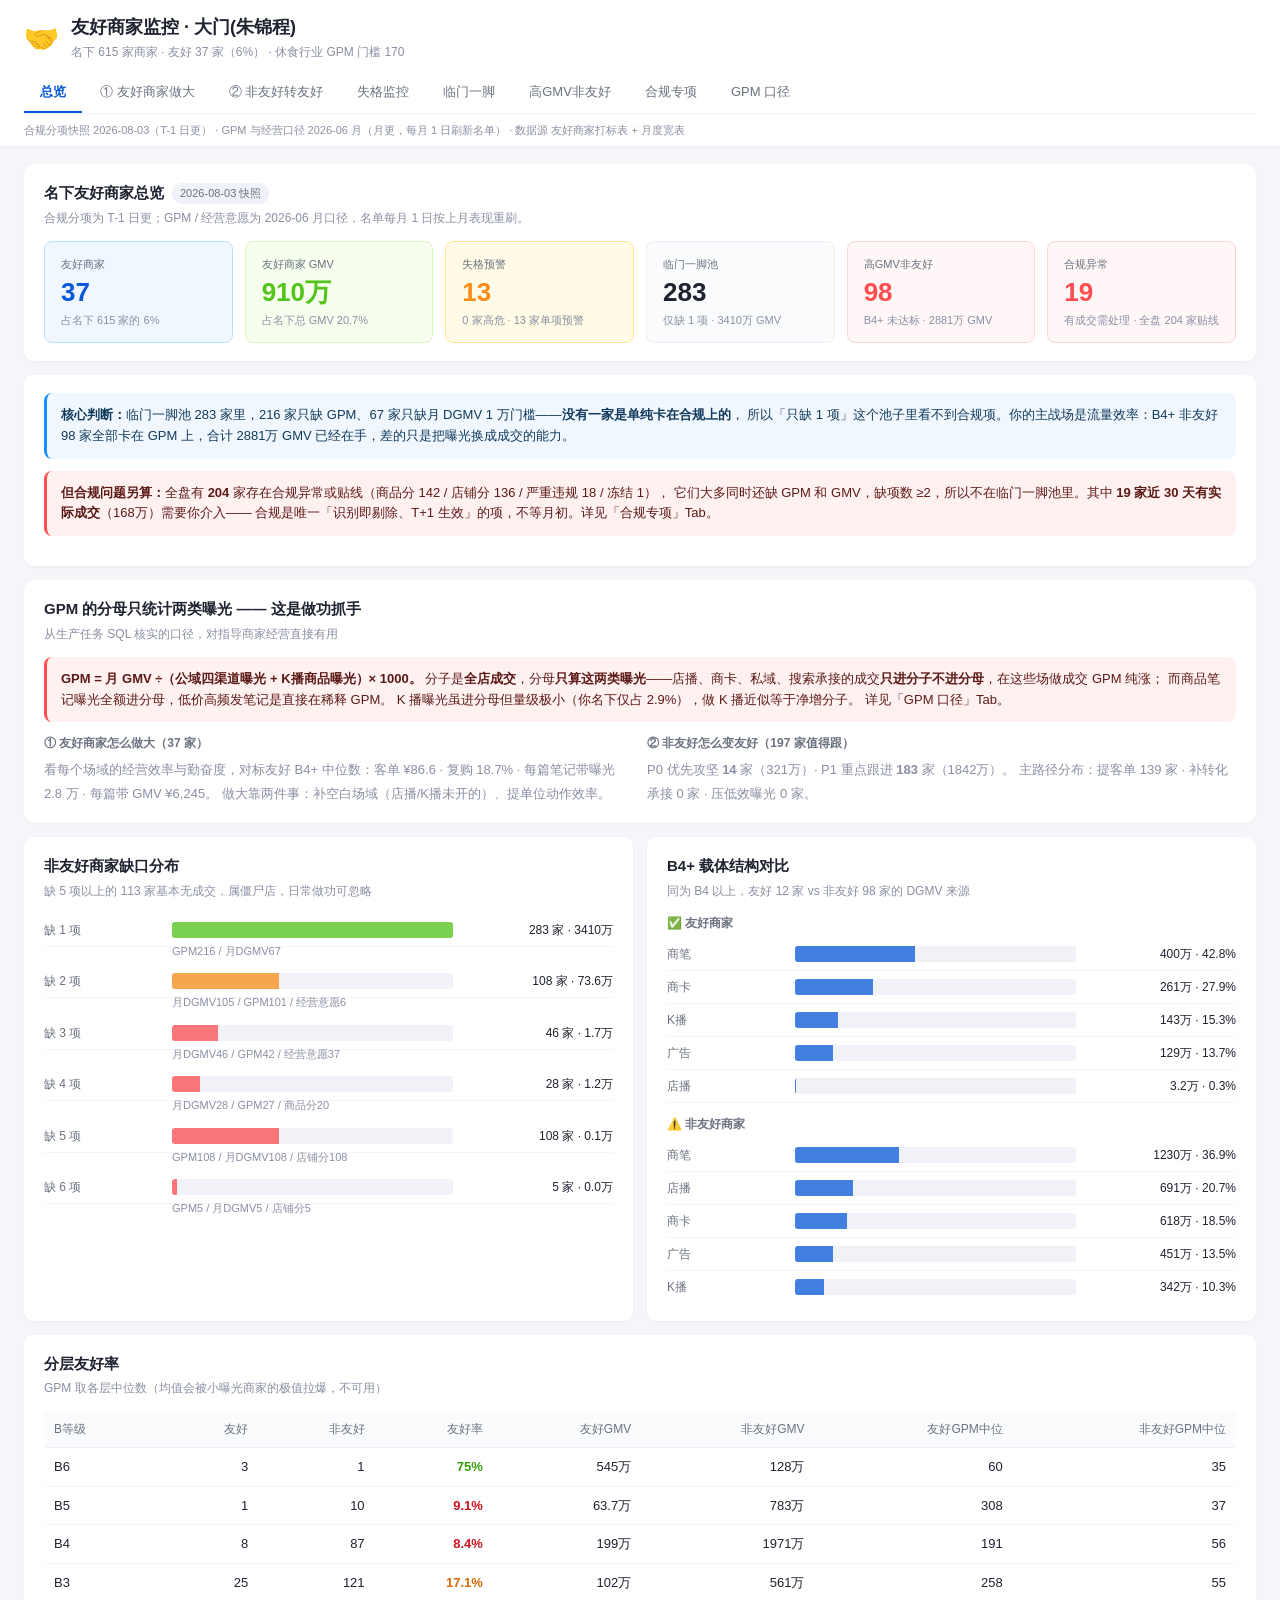
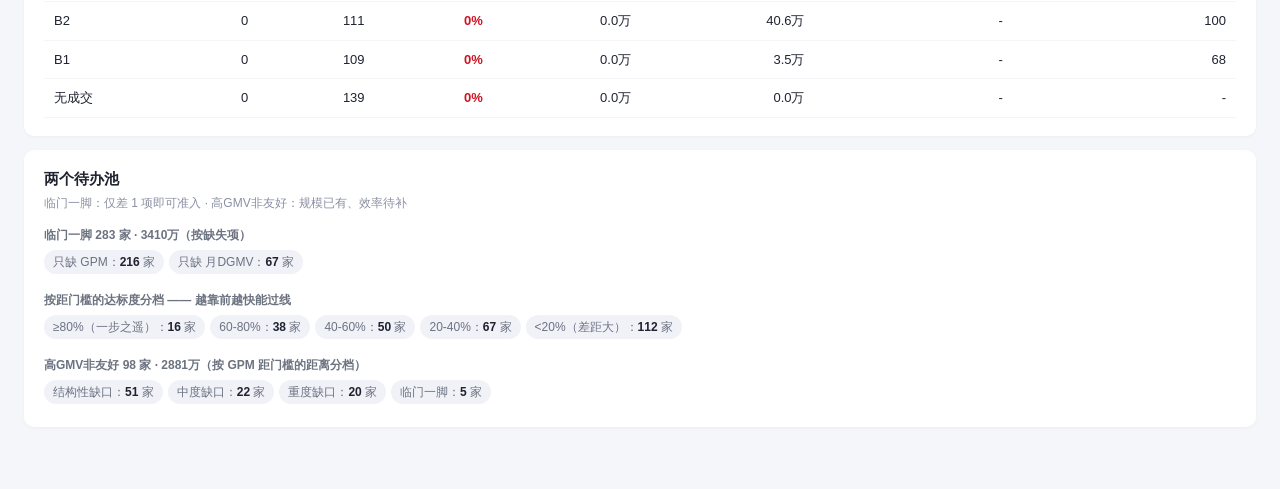
<file: friendly/index.html>
<!DOCTYPE html>
<html lang="zh-CN">
<head>
<meta charset="UTF-8">
<meta name="viewport" content="width=device-width,initial-scale=1">
<title>友好商家监控 · 大门</title>
<link rel="stylesheet" href="assets/style.css">
<link rel="stylesheet" href="assets/friendly.css?v=0ad55bb6">
</head>
<body>
<div class="topbar">
  <div class="brand">
    <span class="emoji">🤝</span>
    <div>
      <h1>友好商家监控 · 大门(朱锦程)</h1>
      <div class="subtitle" id="subtitle">加载中…</div>
    </div>
  </div>
  <div class="tabs">
    <div class="tab active" data-tab="overview">总览</div>
    <div class="tab" data-tab="grow">① 友好商家做大</div>
    <div class="tab" data-tab="uplift">② 非友好转友好</div>
    <div class="tab" data-tab="quality">失格监控</div>
    <div class="tab" data-tab="near">临门一脚</div>
    <div class="tab" data-tab="bigmv">高GMV非友好</div>
    <div class="tab" data-tab="comp">合规专项</div>
    <div class="tab" data-tab="rule">GPM 口径</div>
  </div>
  <div class="meta" id="meta"></div>
</div>
<main>
  <div class="filters" id="filters" style="display:none">
    <label>类目 <select id="f-cat"><option value="">全部</option></select></label>
    <label>B等级 <select id="f-b"><option value="">全部</option></select></label>
    <label id="w-tier" style="display:none">风险档 <select id="f-tier">
      <option value="">全部</option>
      <option value="warn">🟠 预警</option>
      <option value="watch">🟡 关注</option>
      <option value="safe">⚪ 稳健</option>
    </select></label>
    <label id="w-miss" style="display:none">缺失项 <select id="f-miss"><option value="">全部</option></select></label>
    <label id="w-gap" style="display:none">缺口档 <select id="f-gap"><option value="">全部</option></select></label>
    <label id="w-bucket" style="display:none">达标度 <select id="f-bucket">
      <option value="">全部</option>
      <option value="≥80%（一步之遥）">≥80% 一步之遥</option>
      <option value="60-80%">60-80%</option>
      <option value="40-60%">40-60%</option>
      <option value="20-40%">20-40%</option>
      <option value="&lt;20%（差距大）">&lt;20% 差距大</option>
    </select></label>
    <label id="w-sev" style="display:none">状态 <select id="f-sev">
      <option value="">全部</option>
      <option value="critical">🔴 友好商家有合规风险</option>
      <option value="active">🟠 有成交·需处理</option>
      <option value="idle">⚪ 无成交</option>
    </select></label>
    <label id="w-prio" style="display:none">优先级 <select id="f-prio">
      <option value="">全部</option>
      <option value="P0">P0 优先攻坚</option>
      <option value="P1">P1 重点跟进</option>
      <option value="P2">P2 常规运营</option>
      <option value="P3">P3 暂缓</option>
    </select></label>
    <label id="w-path" style="display:none">提升路径 <select id="f-path"><option value="">全部</option></select></label>
    <label>搜索 <input id="f-kw" type="text" placeholder="店铺名关键词"></label>
    <span class="filter-hint" id="filter-hint"></span>
  </div>
  <div id="app"><div class="loading">加载中…</div></div>
</main>
<script src="assets/friendly.js?v=9625e4b7"></script>
</body>
</html>
</file>
<file: friendly-violation/assets/style.css>
* { margin:0; padding:0; box-sizing:border-box; }
html,body { background:#f5f6fa; color:#1f2330; font-family:-apple-system,BlinkMacSystemFont,"PingFang SC","Microsoft YaHei",sans-serif; font-size:14px; line-height:1.5; }
a { color:#1890ff; text-decoration:none; }
a:hover { text-decoration:underline; }

.topbar { background:#fff; padding:14px 24px 0; box-shadow:0 1px 3px rgba(0,0,0,.05); position:sticky; top:0; z-index:100; }
.brand { display:flex; align-items:center; gap:12px; }
.brand .emoji { font-size:28px; }
.brand h1 { font-size:18px; font-weight:600; }
.brand .subtitle { font-size:12px; color:#8b8fa3; margin-top:2px; }
.tabs { display:flex; gap:2px; margin-top:12px; border-bottom:1px solid #eef0f5; overflow-x:auto; }
.tab { padding:9px 16px; color:#6b7280; font-size:13px; border-bottom:2px solid transparent; cursor:pointer; white-space:nowrap; }
.tab.active { color:#ff4d4f; border-bottom-color:#ff4d4f; font-weight:600; }
.tab:hover { color:#1f2330; }
.meta { font-size:11px; color:#8b8fa3; padding:8px 0; }

main { max-width:1440px; margin:0 auto; padding:18px 24px 48px; }
.loading { padding:60px; text-align:center; color:#999; }

.filters { display:flex; gap:14px; align-items:center; flex-wrap:wrap; background:#fff; border-radius:10px; padding:12px 16px; margin-bottom:14px; box-shadow:0 1px 3px rgba(0,0,0,.04); }
.filters label { font-size:12px; color:#6b7280; display:flex; align-items:center; gap:6px; }
.filters select,.filters input { font-size:13px; padding:5px 9px; border:1px solid #dfe3ec; border-radius:6px; background:#fff; color:#1f2330; min-width:130px; }
.filter-hint { font-size:12px; color:#8b8fa3; margin-left:auto; }

.section { background:#fff; border-radius:10px; padding:18px 20px; margin-bottom:14px; box-shadow:0 1px 3px rgba(0,0,0,.04); }
.section-title { font-size:15px; font-weight:600; margin-bottom:4px; display:flex; align-items:center; gap:8px; flex-wrap:wrap; }
.section-title .badge { font-size:11px; padding:2px 8px; background:#f0f2f8; color:#6b7280; border-radius:10px; font-weight:400; }
.section-title .badge.danger { background:#fff1f0; color:#cf1322; }
.section-sub { font-size:12px; color:#8b8fa3; margin-bottom:14px; }

.kpi-row { display:grid; grid-template-columns:repeat(auto-fit,minmax(150px,1fr)); gap:12px; }
.kpi { padding:14px 16px; border-radius:8px; background:#fafbfd; border:1px solid #eef0f5; }
.kpi.danger { background:#fff7f7; border-color:#ffd6d6; }
.kpi.warn { background:#fffbe6; border-color:#ffe58f; }
.kpi.ok { background:#f6ffed; border-color:#d9f7be; }
.kpi-label { font-size:11px; color:#6b7280; margin-bottom:6px; }
.kpi-val { font-size:26px; font-weight:700; line-height:1.1; }
.kpi-val.danger { color:#ff4d4f; }
.kpi-val.warn { color:#fa8c16; }
.kpi-val.ok { color:#52c41a; }
.kpi-sub { font-size:11px; color:#8b8fa3; margin-top:5px; }

.callout { padding:12px 14px; border-radius:8px; font-size:13px; margin-bottom:12px; line-height:1.6; }
.callout.danger { background:#fff1f0; border-left:3px solid #ff4d4f; color:#5c1a17; }
.callout.warn { background:#fffbe6; border-left:3px solid #fa8c16; color:#5c3a11; }
.callout.info { background:#f0f7ff; border-left:3px solid #1890ff; color:#123a5c; }
.callout b { font-weight:600; }

table { width:100%; border-collapse:separate; border-spacing:0; font-size:13px; }
th { text-align:left; padding:9px 10px; background:#fafbfd; color:#6b7280; font-weight:500; font-size:12px; position:sticky; top:0; z-index:5; white-space:nowrap; box-shadow:inset 0 -1px 0 #e6e9f0; }
td { padding:9px 10px; border-bottom:1px solid #f4f5f9; vertical-align:middle; }
tbody tr:hover { background:#fafbfd; }
.num { text-align:right; font-variant-numeric:tabular-nums; white-space:nowrap; }
.shop { font-weight:500; }
td:nth-child(2) { white-space:nowrap; }
td .tag { white-space:nowrap; }
.muted { color:#8b8fa3; font-size:12px; }
.table-wrap { overflow:auto; max-height:calc(100vh - 260px); position:relative; }

.tag { display:inline-block; font-size:11px; padding:2px 7px; border-radius:4px; white-space:nowrap; }
.tag.t-disqualified { background:#fff1f0; color:#cf1322; }
.tag.t-critical { background:#fff7e6; color:#d46b08; }
.tag.t-watch { background:#feffe6; color:#ad8b00; }
.tag.t-safe { background:#f6ffed; color:#389e0d; }
.tag.sev { background:#fff1f0; color:#cf1322; font-weight:600; }
.tag.gen { background:#f0f2f8; color:#6b7280; }
.tag.black { background:#f0f0f0; color:#434343; }
.tag.white { background:#e6f7ff; color:#0958d9; }
.tag.aff { background:#fff2e8; color:#d4380d; margin-right:3px; }

.bar-wrap { background:#f0f2f8; border-radius:3px; height:7px; overflow:hidden; min-width:60px; }
.bar { height:100%; background:#ff4d4f; }
.bar.warn { background:#fa8c16; }
.bar.ok { background:#52c41a; }

/* 苍穹链接 */
a.crm-link { color:#1f2330; text-decoration:none; border-bottom:1px dashed #b6c2d9; }
a.crm-link:hover { color:#1890ff; border-bottom-color:#1890ff; text-decoration:none; }
a.crm-link .ext { font-size:10px; color:#a0aec8; margin-left:2px; vertical-align:super; }
a.crm-link:hover .ext { color:#1890ff; }
a.crm-link.blocked { border-bottom-style:dotted; border-bottom-color:#e0a03a; }
a.crm-link .lock { font-size:10px; margin-left:2px; opacity:.75; }
a.shop.crm-link { font-weight:500; }
.crm-btn { font-size:11px; font-weight:400; padding:2px 8px; margin-left:8px; background:#f0f7ff; color:#1890ff; border-radius:4px; border:1px solid #d6e8ff; }
.crm-btn:hover { background:#1890ff; color:#fff; text-decoration:none; }

.empty { padding:40px; text-align:center; color:#a0a4b8; font-size:13px; }

/* 下钻 */
.clickable { cursor:pointer; user-select:none; }
tr.row-click { cursor:pointer; }
tr.row-click:hover { background:#f0f7ff; }
tr.sub-row > td, tr.sub-row2 > td { padding:0; background:#fafbfd; border-bottom:2px solid #eef0f5; }
.panel { padding:14px 16px; background:#fafbfd; }
.panel2 { padding:12px 14px; background:#fff; border-left:3px solid #1890ff; }
.panel-title { font-size:13px; font-weight:600; color:#1f2330; margin-bottom:10px; }
.mini-head { font-size:12px; font-weight:600; color:#6b7280; margin:12px 0 6px; display:flex; align-items:center; gap:6px; }
.mini-head:first-of-type { margin-top:0; }
table.inner { background:#fff; border-radius:6px; }
table.inner th { background:#f4f6fb; font-size:11px; position:sticky; top:0; z-index:4; box-shadow:inset 0 -1px 0 #e2e6ef; }
table.inner td { font-size:12px; padding:7px 9px; }
.panel .table-wrap, .panel2 .table-wrap { max-height:380px; }
.panel2 .empty { padding:14px; font-size:12px; }

@media (max-width:768px) {
  main { padding:14px; }
  .section { padding:14px; }
  .kpi-val { font-size:22px; }
  table { font-size:12px; }
  th,td { padding:7px 6px; }
}

/* C 端原文副链接 */
a.alt-link { font-size:11px; margin-left:6px; padding:1px 5px; border-radius:3px; background:#f2f4f8; color:#6b7280; }
a.alt-link:hover { background:#1890ff; color:#fff; text-decoration:none; }
a.alt-link.blocked { background:#fff7e6; color:#b06d0f; }
a.alt-link.blocked:hover { background:#fa8c16; color:#fff; }

/* 总览 · 分 AM 商家清单 */
.am-block { border:1px solid #eef0f5; border-radius:8px; margin-bottom:12px; overflow:hidden; }
.am-head { display:flex; align-items:center; gap:8px; flex-wrap:wrap; padding:10px 14px; background:#fafbfd; border-bottom:1px solid #eef0f5; }
.am-name { font-weight:600; font-size:14px; }
.am-count { font-size:12px; color:#8b8fa3; margin-right:4px; }
.chip { font-size:11px; padding:2px 8px; border-radius:10px; background:#f0f2f8; color:#6b7280; }
.chip.d { background:#fff1f0; color:#cf1322; font-weight:600; }
.chip.c { background:#fff7e6; color:#d46b08; font-weight:600; }
.chip.w { background:#feffe6; color:#ad8b00; }
.chip.s { background:#f6ffed; color:#389e0d; }
.chip.n { background:#f0f7ff; color:#0958d9; }
.am-block table.inner { border-radius:0; }
.all-clear { padding:14px; font-size:13px; color:#52c41a; background:#fcfffa; }
.safe-toggle { padding:8px 14px; font-size:12px; color:#6b7280; cursor:pointer; background:#fff; border-top:1px solid #f4f5f9; user-select:none; }
.safe-toggle:hover { background:#f6f8fc; color:#1f2330; }
.safe-list { padding:8px 14px 12px; display:flex; flex-wrap:wrap; gap:6px; background:#fcfdff; }
a.safe-chip { font-size:12px; padding:3px 9px; border-radius:12px; background:#f4f6fb; color:#4a5568; border-bottom:none; }
a.safe-chip:hover { background:#1890ff; color:#fff; text-decoration:none; }
a.safe-chip .ext { display:none; }

/* 违规对象 ID */
.ent { display:inline-flex; align-items:center; gap:5px; white-space:nowrap; }
.ent-t { color:#1f2330; }
code.eid { font-family:ui-monospace,SFMono-Regular,Menlo,monospace; font-size:11px; padding:1px 5px; background:#f2f4f8; color:#4a5568; border-radius:3px; cursor:pointer; border:1px solid #e6e9f0; }
code.eid:hover { background:#e6f0ff; color:#0958d9; border-color:#b9d6ff; }
code.eid.copied, .copy.copied { background:#f6ffed; color:#389e0d; border-color:#b7eb8f; font-size:10px; }
.copy { cursor:pointer; font-size:12px; color:#a0aec8; padding:0 2px; }
.copy:hover { color:#1890ff; }
a.jump { font-size:11px; color:#a0aec8; text-decoration:none; padding:0 2px; }
a.jump:hover { color:#1890ff; }
.panel-tip { font-size:11px; color:#8b8fa3; background:#fafbfd; padding:6px 10px; border-radius:5px; margin-bottom:10px; }
.crm-btn.copy-all { cursor:pointer; background:#f6f8fc; color:#4a5568; border-color:#e2e8f2; }
.crm-btn.copy-all:hover { background:#52c41a; color:#fff; border-color:#52c41a; }
.am-wrap { max-height:none; overflow:visible; }

/* 违规实体现状 */
.tag.st-del  { background:#f4f5f9; color:#8b8fa3; }
.tag.st-off  { background:#fff7e6; color:#d46b08; }
.tag.st-live { background:#fff1f0; color:#cf1322; font-weight:600; }
.tag.st-unk  { background:#f6f8fc; color:#a0aec8; }
.mini-head.muted-head { color:#a0aec8; }
</file>
<file: friendly/assets/style.css>
* { margin:0; padding:0; box-sizing:border-box; }
html,body { background:#f5f6fa; color:#1f2330; font-family:-apple-system,BlinkMacSystemFont,"PingFang SC","Microsoft YaHei",sans-serif; font-size:14px; line-height:1.5; }
a { color:#1890ff; text-decoration:none; }
a:hover { text-decoration:underline; }

.topbar { background:#fff; padding:14px 24px 0; box-shadow:0 1px 3px rgba(0,0,0,.05); position:sticky; top:0; z-index:100; }
.brand { display:flex; align-items:center; gap:12px; }
.brand .emoji { font-size:28px; }
.brand h1 { font-size:18px; font-weight:600; }
.brand .subtitle { font-size:12px; color:#8b8fa3; margin-top:2px; }
.tabs { display:flex; gap:2px; margin-top:12px; border-bottom:1px solid #eef0f5; overflow-x:auto; }
.tab { padding:9px 16px; color:#6b7280; font-size:13px; border-bottom:2px solid transparent; cursor:pointer; white-space:nowrap; }
.tab.active { color:#ff4d4f; border-bottom-color:#ff4d4f; font-weight:600; }
.tab:hover { color:#1f2330; }
.meta { font-size:11px; color:#8b8fa3; padding:8px 0; }

main { max-width:1440px; margin:0 auto; padding:18px 24px 48px; }
.loading { padding:60px; text-align:center; color:#999; }

.filters { display:flex; gap:14px; align-items:center; flex-wrap:wrap; background:#fff; border-radius:10px; padding:12px 16px; margin-bottom:14px; box-shadow:0 1px 3px rgba(0,0,0,.04); }
.filters label { font-size:12px; color:#6b7280; display:flex; align-items:center; gap:6px; }
.filters select,.filters input { font-size:13px; padding:5px 9px; border:1px solid #dfe3ec; border-radius:6px; background:#fff; color:#1f2330; min-width:130px; }
.filter-hint { font-size:12px; color:#8b8fa3; margin-left:auto; }

.section { background:#fff; border-radius:10px; padding:18px 20px; margin-bottom:14px; box-shadow:0 1px 3px rgba(0,0,0,.04); }
.section-title { font-size:15px; font-weight:600; margin-bottom:4px; display:flex; align-items:center; gap:8px; flex-wrap:wrap; }
.section-title .badge { font-size:11px; padding:2px 8px; background:#f0f2f8; color:#6b7280; border-radius:10px; font-weight:400; }
.section-title .badge.danger { background:#fff1f0; color:#cf1322; }
.section-sub { font-size:12px; color:#8b8fa3; margin-bottom:14px; }

.kpi-row { display:grid; grid-template-columns:repeat(auto-fit,minmax(150px,1fr)); gap:12px; }
.kpi { padding:14px 16px; border-radius:8px; background:#fafbfd; border:1px solid #eef0f5; }
.kpi.danger { background:#fff7f7; border-color:#ffd6d6; }
.kpi.warn { background:#fffbe6; border-color:#ffe58f; }
.kpi.ok { background:#f6ffed; border-color:#d9f7be; }
.kpi-label { font-size:11px; color:#6b7280; margin-bottom:6px; }
.kpi-val { font-size:26px; font-weight:700; line-height:1.1; }
.kpi-val.danger { color:#ff4d4f; }
.kpi-val.warn { color:#fa8c16; }
.kpi-val.ok { color:#52c41a; }
.kpi-sub { font-size:11px; color:#8b8fa3; margin-top:5px; }

.callout { padding:12px 14px; border-radius:8px; font-size:13px; margin-bottom:12px; line-height:1.6; }
.callout.danger { background:#fff1f0; border-left:3px solid #ff4d4f; color:#5c1a17; }
.callout.warn { background:#fffbe6; border-left:3px solid #fa8c16; color:#5c3a11; }
.callout.info { background:#f0f7ff; border-left:3px solid #1890ff; color:#123a5c; }
.callout b { font-weight:600; }

table { width:100%; border-collapse:collapse; font-size:13px; }
th { text-align:left; padding:9px 10px; background:#fafbfd; color:#6b7280; font-weight:500; font-size:12px; border-bottom:1px solid #eef0f5; position:sticky; top:0; white-space:nowrap; }
td { padding:9px 10px; border-bottom:1px solid #f4f5f9; vertical-align:middle; }
tbody tr:hover { background:#fafbfd; }
.num { text-align:right; font-variant-numeric:tabular-nums; white-space:nowrap; }
.shop { font-weight:500; }
td:nth-child(2) { white-space:nowrap; }
td .tag { white-space:nowrap; }
.muted { color:#8b8fa3; font-size:12px; }
.table-wrap { overflow-x:auto; max-height:640px; overflow-y:auto; }

.tag { display:inline-block; font-size:11px; padding:2px 7px; border-radius:4px; white-space:nowrap; }
.tag.t-disqualified { background:#fff1f0; color:#cf1322; }
.tag.t-critical { background:#fff7e6; color:#d46b08; }
.tag.t-watch { background:#feffe6; color:#ad8b00; }
.tag.t-safe { background:#f6ffed; color:#389e0d; }
.tag.sev { background:#fff1f0; color:#cf1322; font-weight:600; }
.tag.gen { background:#f0f2f8; color:#6b7280; }
.tag.black { background:#f0f0f0; color:#434343; }
.tag.white { background:#e6f7ff; color:#0958d9; }
.tag.aff { background:#fff2e8; color:#d4380d; margin-right:3px; }

.bar-wrap { background:#f0f2f8; border-radius:3px; height:7px; overflow:hidden; min-width:60px; }
.bar { height:100%; background:#ff4d4f; }
.bar.warn { background:#fa8c16; }
.bar.ok { background:#52c41a; }

.empty { padding:40px; text-align:center; color:#a0a4b8; font-size:13px; }

/* 下钻 */
.clickable { cursor:pointer; user-select:none; }
tr.row-click { cursor:pointer; }
tr.row-click:hover { background:#f0f7ff; }
tr.sub-row > td, tr.sub-row2 > td { padding:0; background:#fafbfd; border-bottom:2px solid #eef0f5; }
.panel { padding:14px 16px; background:#fafbfd; }
.panel2 { padding:12px 14px; background:#fff; border-left:3px solid #1890ff; }
.panel-title { font-size:13px; font-weight:600; color:#1f2330; margin-bottom:10px; }
.mini-head { font-size:12px; font-weight:600; color:#6b7280; margin:12px 0 6px; display:flex; align-items:center; gap:6px; }
.mini-head:first-of-type { margin-top:0; }
table.inner { background:#fff; border-radius:6px; overflow:hidden; }
table.inner th { background:#f4f6fb; font-size:11px; }
table.inner td { font-size:12px; padding:7px 9px; }
.panel .table-wrap, .panel2 .table-wrap { max-height:380px; }
.panel2 .empty { padding:14px; font-size:12px; }

@media (max-width:768px) {
  main { padding:14px; }
  .section { padding:14px; }
  .kpi-val { font-size:22px; }
  table { font-size:12px; }
  th,td { padding:7px 6px; }
}
</file>
<file: friendly/assets/friendly.css>
/* 友好商家看板补充样式 */
.tab.active { color:#0958d9; border-bottom-color:#0958d9; }

.kpi.blue { background:#f0f7ff; border-color:#bae0ff; }
.kpi-val.blue { color:#0958d9; }

.grid2 { display:grid; grid-template-columns:1fr 1fr; gap:14px; }
@media (max-width:900px){ .grid2 { grid-template-columns:1fr; } }

.tag.t-danger { background:#fff1f0; color:#cf1322; }
.tag.t-warn   { background:#fff7e6; color:#d46b08; }
.tag.t-watch  { background:#feffe6; color:#ad8b00; }
.tag.t-safe   { background:#f6ffed; color:#389e0d; }
.tag.miss     { background:#fff1f0; color:#cf1322; margin-right:3px; }
.tag.wl       { background:#f9f0ff; color:#531dab; }
.tag.gap-1    { background:#f6ffed; color:#389e0d; }
.tag.gap-2    { background:#feffe6; color:#ad8b00; }
.tag.gap-3    { background:#fff7e6; color:#d46b08; }
.tag.gap-4    { background:#fff1f0; color:#cf1322; }
.tag.diag-a   { background:#e6f7ff; color:#0958d9; }
.tag.diag-b   { background:#fff7e6; color:#d46b08; }
.tag.diag-c   { background:#f0f0f0; color:#595959; }

.dist-row { display:flex; align-items:center; gap:10px; padding:7px 0; border-bottom:1px solid #f4f5f9; font-size:13px; }
.dist-row:last-child { border-bottom:none; }
.dist-label { width:118px; color:#6b7280; font-size:12px; flex-shrink:0; }
.dist-bar-wrap { flex:1; background:#f0f2f8; border-radius:3px; height:16px; overflow:hidden; position:relative; }
.dist-bar { height:100%; background:#0958d9; opacity:.75; }
.dist-bar.g { background:#52c41a; }
.dist-bar.o { background:#fa8c16; }
.dist-bar.r { background:#ff4d4f; }
.dist-val { width:150px; text-align:right; font-size:12px; color:#1f2330; font-variant-numeric:tabular-nums; flex-shrink:0; }

.pill { display:inline-block; padding:3px 9px; border-radius:12px; font-size:12px; background:#f0f2f8; color:#6b7280; margin:0 5px 5px 0; }
.pill b { color:#1f2330; font-weight:600; }

.risk-line { font-size:12px; color:#6b7280; padding:2px 0; }
.risk-line.high { color:#cf1322; }
.risk-line.mid  { color:#d46b08; }

.rule-block { font-size:13px; line-height:1.85; color:#3a3f52; }
.rule-block h4 { font-size:13px; font-weight:600; color:#1f2330; margin:14px 0 6px; }
.rule-block h4:first-child { margin-top:0; }
.rule-block code { background:#f4f6fb; padding:1px 5px; border-radius:3px; font-size:12px; color:#0958d9; }
.rule-block ul { margin:4px 0 4px 20px; }
.rule-block li { margin:3px 0; }

.src-card { background:#fafbfd; border:1px solid #eef0f5; border-radius:8px; padding:12px 14px; font-size:12px; color:#6b7280; line-height:1.8; }
.src-card b { color:#1f2330; }
</file>
